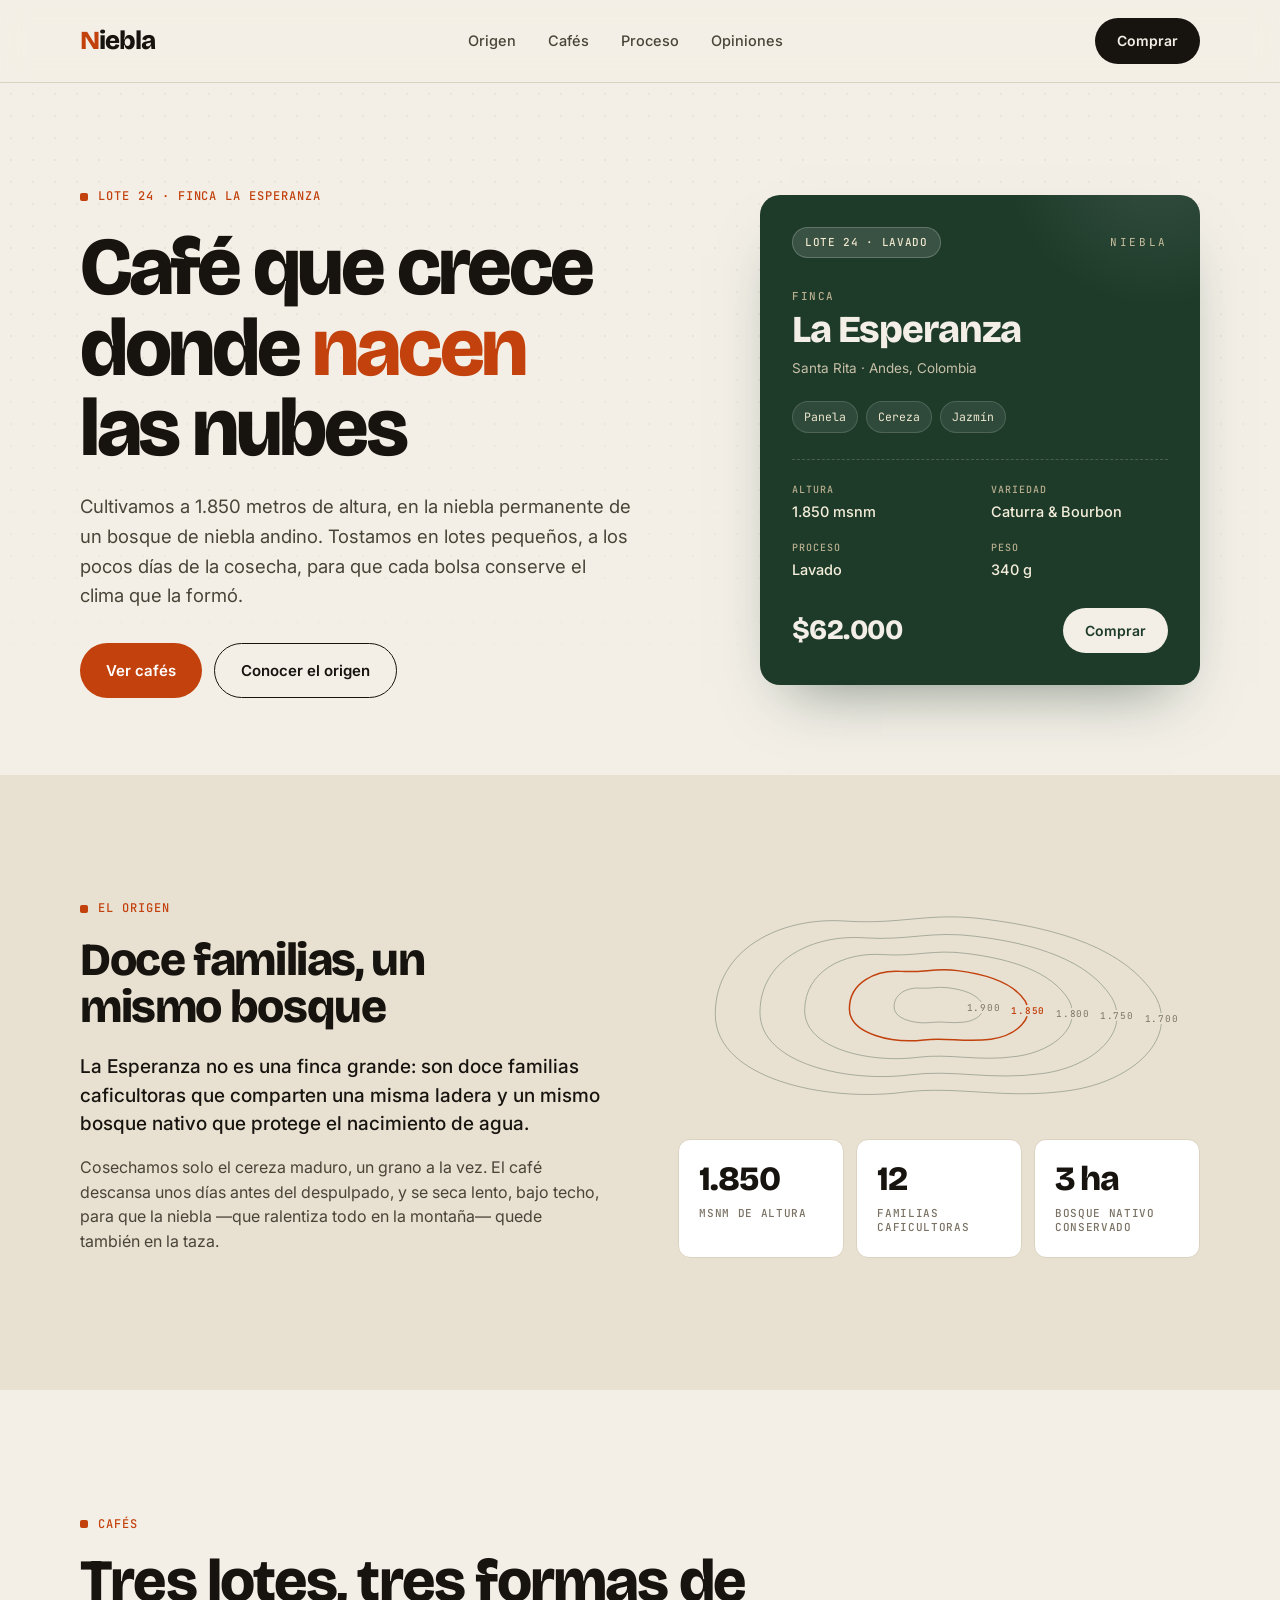
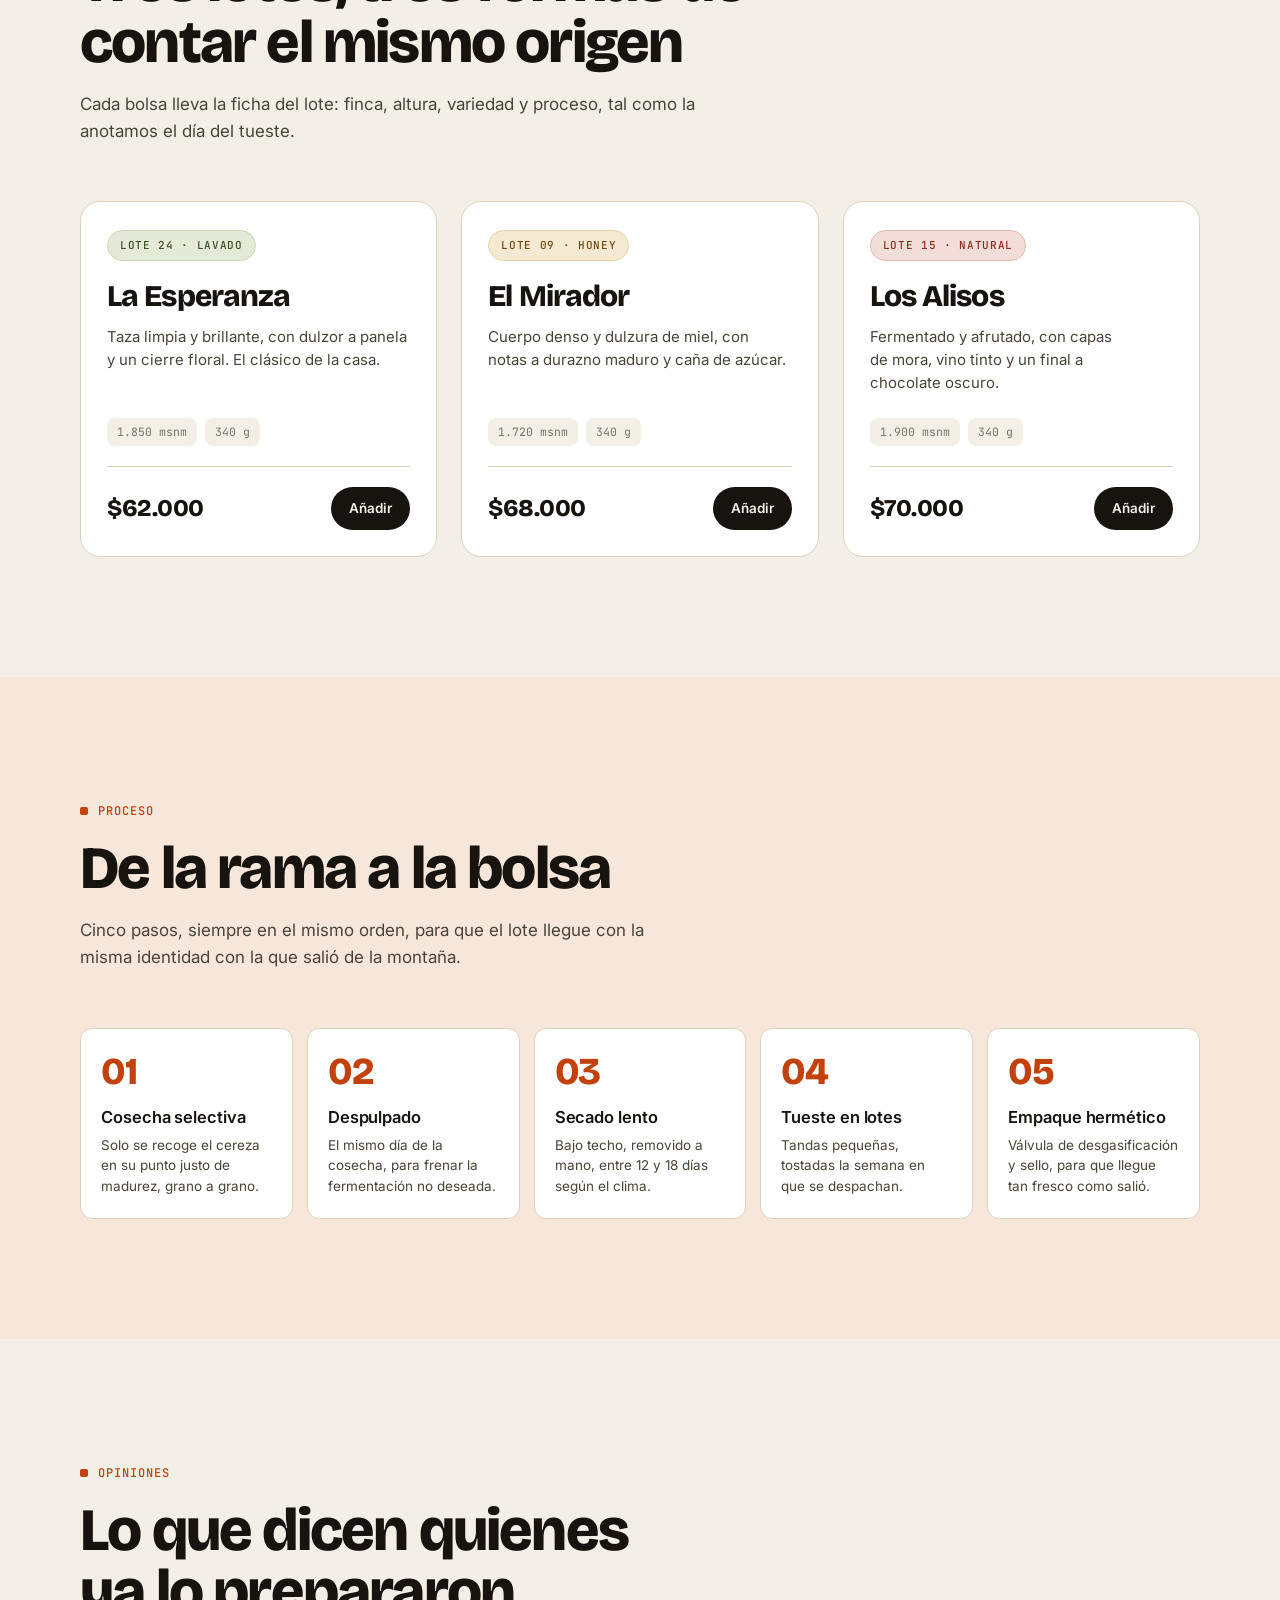
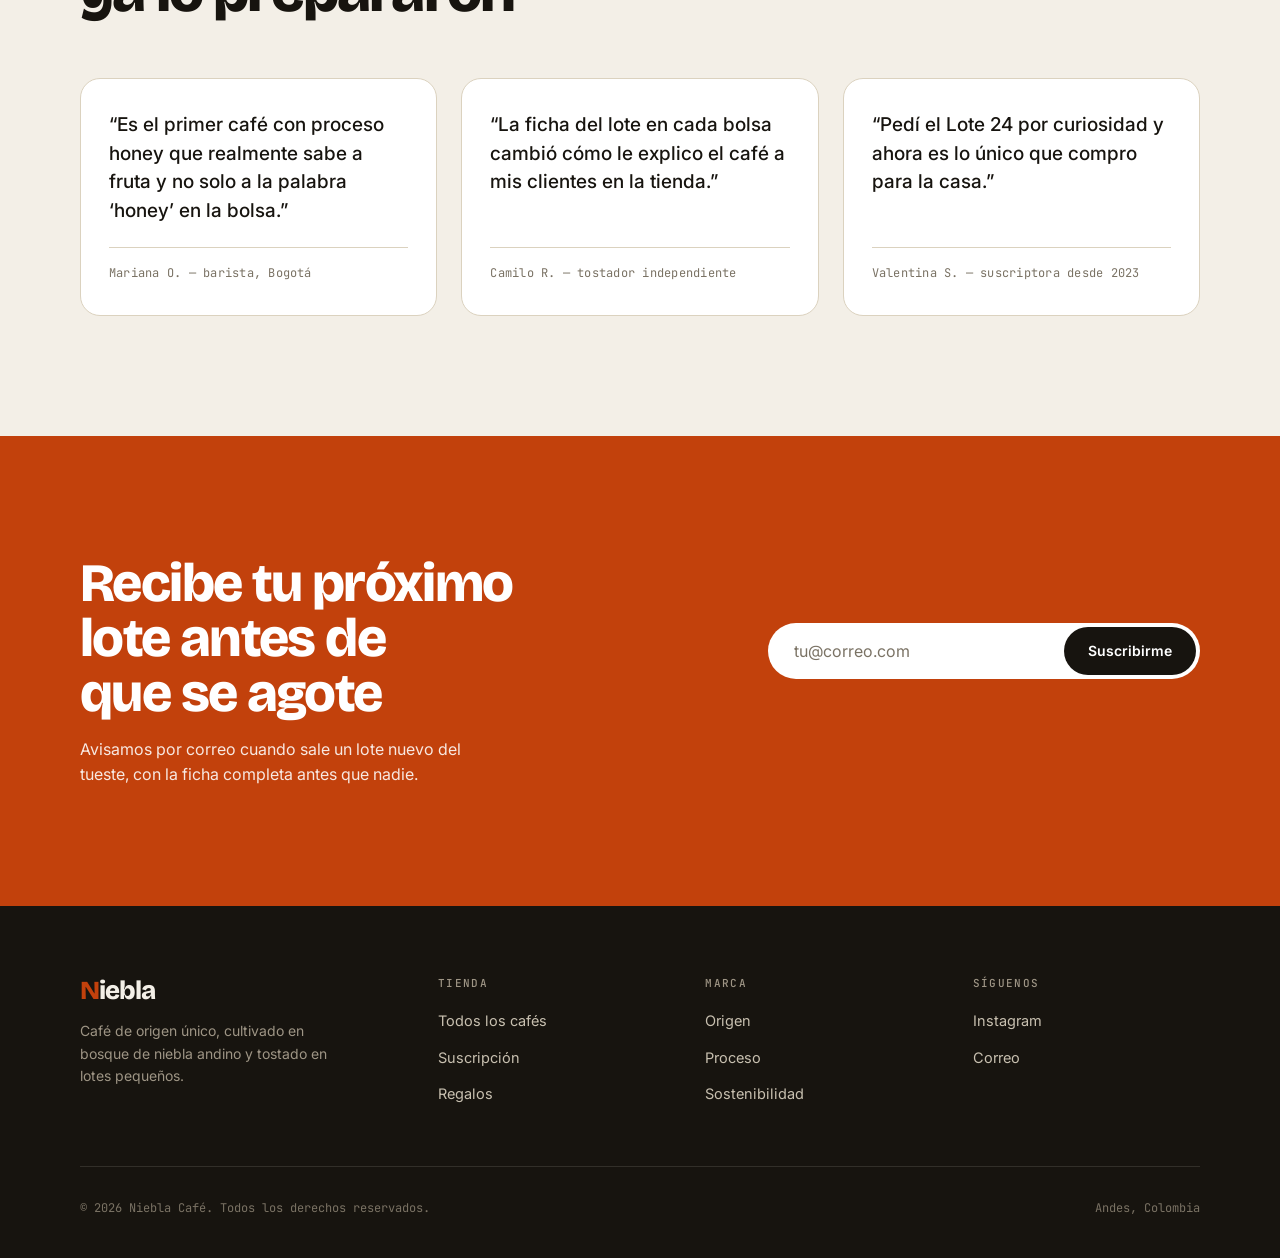
<file: index.html>
<!DOCTYPE html>
<html lang="es-CO" class="no-js">
<head>
<meta charset="UTF-8">
<meta name="viewport" content="width=device-width, initial-scale=1.0">
<title>Niebla — Café de altura de origen único</title>
<meta name="description" content="Café de origen único cultivado a 1.850 metros en un bosque de niebla andino y tostado en lotes pequeños. Conoce los lotes, el proceso y pide el tuyo.">
<meta name="color-scheme" content="light">
<meta name="theme-color" content="#F3EFE7">

<meta property="og:type" content="website">
<meta property="og:locale" content="es_CO">
<meta property="og:site_name" content="Niebla Café">
<meta property="og:title" content="Niebla — Café que crece donde nacen las nubes">
<meta property="og:description" content="Café de origen único, cultivado a 1.850 metros en bosque de niebla andino y tostado en lotes pequeños.">
<meta name="twitter:card" content="summary">

<link rel="icon" href="data:image/svg+xml,%3Csvg xmlns='http://www.w3.org/2000/svg' viewBox='0 0 64 64'%3E%3Crect width='64' height='64' rx='14' fill='%23C2410C'/%3E%3Ctext x='32' y='47' font-family='Helvetica,Arial,sans-serif' font-weight='800' font-size='40' text-anchor='middle' fill='%23F3EFE7'%3EN%3C/text%3E%3C/svg%3E">

<script>document.documentElement.className = 'js';</script>

<link rel="preconnect" href="https://fonts.googleapis.com">
<link rel="preconnect" href="https://fonts.gstatic.com" crossorigin>
<link href="https://fonts.googleapis.com/css2?family=Bricolage+Grotesque:opsz,wght@12..96,400..800&family=Inter:wght@400;500;600&family=JetBrains+Mono:wght@400;500&display=swap" rel="stylesheet">

<style>
  :root{
    color-scheme: light;
    --bg: #F3EFE7;
    --surface: #FFFFFF;
    --surface-2: #E8E1D2;
    --accent-tint: #F7E7DA;
    --ink: #17140F;
    --ink-2: #4A4438;
    --muted: #7A7264;
    --line: #DBD2BF;
    --accent: #C2410C;
    --accent-hover: #A5350A;
    --green: #1E3B2A;
    --cream: #F3EFE7;
    --display: "Bricolage Grotesque", "Helvetica Neue", Arial, sans-serif;
    --body: "Inter", system-ui, -apple-system, "Segoe UI", Roboto, sans-serif;
    --mono: "JetBrains Mono", ui-monospace, SFMono-Regular, Menlo, Consolas, monospace;
    --wrap: 1200px;
    --radius: 20px;
    --radius-sm: 12px;
    --pill: 999px;
  }

  *{ box-sizing:border-box; margin:0; padding:0; }
  html{
    scroll-behavior:smooth;
    scroll-padding-top:84px;
    -webkit-text-size-adjust:100%;
    text-size-adjust:100%;
  }
  body{
    background:var(--bg);
    color:var(--ink);
    font-family:var(--body);
    font-size:16px;
    line-height:1.55;
    -webkit-font-smoothing:antialiased;
    -moz-osx-font-smoothing:grayscale;
    text-rendering:optimizeLegibility;
  }
  ::selection{ background:var(--accent); color:#fff; }
  img, svg{ max-width:100%; display:block; }
  a{ color:inherit; text-decoration:none; }
  ul, ol{ list-style:none; }
  button{ font:inherit; color:inherit; }
  abbr[title]{ text-decoration:none; cursor:help; }

  h1,h2,h3{
    font-family:var(--display);
    font-weight:800;
    letter-spacing:-0.025em;
    line-height:1.03;
    text-wrap:balance;
  }
  p{ text-wrap:pretty; }

  .wrap{
    max-width:var(--wrap);
    margin-inline:auto;
    padding-inline:clamp(20px, 4vw, 40px);
  }

  .eyebrow{
    display:inline-flex;
    align-items:center;
    gap:10px;
    font-family:var(--mono);
    font-size:12px;
    font-weight:500;
    letter-spacing:0.08em;
    text-transform:uppercase;
    color:var(--accent);
  }
  .eyebrow::before{
    content:"";
    width:8px; height:8px;
    background:var(--accent);
    border-radius:2px;
  }

  /* ---------- accesibilidad ---------- */
  .sr-only{
    position:absolute; width:1px; height:1px; padding:0; margin:-1px;
    overflow:hidden; clip:rect(0,0,0,0); white-space:nowrap; border:0;
  }
  .skip{
    position:absolute; left:16px; top:-64px; z-index:100;
    background:var(--ink); color:var(--cream);
    font-family:var(--mono); font-size:12px; letter-spacing:0.06em; text-transform:uppercase;
    padding:12px 18px; border-radius:var(--radius-sm);
    transition:top .2s ease;
  }
  .skip:focus{ top:12px; }
  :focus-visible{ outline:2px solid var(--accent); outline-offset:3px; border-radius:4px; }

  /* ---------- header ---------- */
  header{
    position:sticky; top:0; z-index:50;
    background:rgba(243,239,231,0.82);
    -webkit-backdrop-filter:blur(14px) saturate(160%);
    backdrop-filter:blur(14px) saturate(160%);
    border-bottom:1px solid var(--line);
  }
  .nav{
    display:flex; align-items:center; justify-content:space-between;
    gap:24px;
    padding-block:18px;
  }
  .logo{
    font-family:var(--display);
    font-weight:800;
    font-size:26px;
    letter-spacing:-0.035em;
    line-height:1;
  }
  .logo span{ color:var(--accent); }
  .nav-links{
    display:flex; gap:32px;
    font-size:14.5px; font-weight:500;
    color:var(--ink-2);
  }
  .nav-links a{ transition:color .2s ease; }
  .nav-links a:hover,
  .nav-links a[aria-current]{ color:var(--ink); }

  .nav-actions{ display:flex; align-items:center; gap:12px; }
  .nav-cta{
    font-weight:600; font-size:14px;
    background:var(--ink); color:var(--cream);
    padding:12px 22px; border-radius:var(--pill);
    transition:background .2s ease, transform .15s ease;
  }
  .nav-cta:hover{ background:var(--accent); transform:translateY(-1px); }

  .cart{
    font-family:var(--mono); font-size:12px;
    background:var(--surface);
    border:1px solid var(--line);
    padding:9px 14px; border-radius:var(--pill);
    white-space:nowrap;
    color:var(--ink-2);
  }
  .cart[hidden]{ display:none; }
  .cart.bump{ animation:bump .35s ease; }
  @keyframes bump{ 50%{ transform:scale(1.08); } }

  .menu-toggle{
    display:none;
    width:42px; height:42px;
    background:none; border:1px solid var(--line); border-radius:var(--radius-sm);
    font-size:18px; line-height:1; cursor:pointer;
    align-items:center; justify-content:center;
  }

  /* ---------- hero ---------- */
  .hero{
    position:relative;
    padding:clamp(56px, 8vw, 100px) 0 clamp(48px, 6vw, 80px);
  }
  .hero::before{
    content:"";
    position:absolute; inset:0;
    background-image: radial-gradient(circle, var(--ink) 1px, transparent 1.4px);
    background-size: 22px 22px;
    opacity: 0.045;
    pointer-events:none;
    -webkit-mask-image: linear-gradient(to bottom, #000 35%, transparent 100%);
    mask-image: linear-gradient(to bottom, #000 35%, transparent 100%);
  }
  .hero-grid{
    display:grid;
    grid-template-columns:1.15fr 0.85fr;
    gap:clamp(32px, 5vw, 80px);
    align-items:center;
    position:relative;
    z-index:1;
  }
  .hero h1{
    font-size:clamp(44px, 6.4vw, 88px);
    letter-spacing:-0.04em;
    line-height:0.98;
    margin:20px 0 24px;
    max-width:12ch;
  }
  .hero h1 em{
    font-style:normal;
    color:var(--accent);
  }
  .hero .lede{
    font-size:clamp(16px, 1.6vw, 18.5px);
    color:var(--ink-2);
    max-width:46ch;
    margin-bottom:32px;
    line-height:1.6;
  }
  .hero-actions{ display:flex; gap:12px; flex-wrap:wrap; }

  .btn{
    display:inline-flex; align-items:center; gap:8px;
    font-weight:600; font-size:15px;
    padding:15px 26px;
    border-radius:var(--pill);
    transition:background .2s ease, color .2s ease, border-color .2s ease, transform .15s ease;
  }
  .btn-primary{ background:var(--accent); color:#fff; }
  .btn-primary:hover{ background:var(--accent-hover); transform:translateY(-1px); }
  .btn-ghost{ border:1.5px solid var(--ink); color:var(--ink); }
  .btn-ghost:hover{ background:var(--ink); color:var(--cream); }

  /* ---------- product card ---------- */
  .product{
    background:var(--green);
    color:var(--cream);
    border-radius:var(--radius);
    padding:32px;
    width:100%;
    max-width:440px;
    justify-self:end;
    box-shadow:0 30px 60px -30px rgba(30,59,42,0.55);
    position:relative;
    overflow:hidden;
    transition:transform .35s ease;
  }
  .product:hover{ transform:translateY(-4px); }
  .product::before{
    content:"";
    position:absolute; top:-40%; right:-25%;
    width:70%; aspect-ratio:1;
    background:radial-gradient(circle, rgba(255,255,255,0.10), transparent 70%);
    pointer-events:none;
  }
  .product-head{
    display:flex; justify-content:space-between; align-items:center;
    margin-bottom:30px;
    position:relative;
  }
  .badge{
    font-family:var(--mono); font-size:11px; font-weight:500;
    letter-spacing:0.06em; text-transform:uppercase;
    background:rgba(255,255,255,0.12);
    border:1px solid rgba(255,255,255,0.20);
    padding:6px 12px; border-radius:var(--pill);
    color:#EFE6CE;
  }
  .product-brand{
    font-family:var(--mono); font-size:11px; letter-spacing:0.24em;
    color:#C8BF9F;
  }
  .product-kicker{
    font-family:var(--mono); font-size:11px; font-weight:500;
    letter-spacing:0.14em; text-transform:uppercase;
    color:#B8AE8E;
    margin-bottom:6px;
  }
  .product h2{
    font-family:var(--display); font-weight:800;
    font-size:38px; letter-spacing:-0.03em; line-height:1.02;
    color:var(--cream);
    margin-bottom:8px;
  }
  .product-place{
    font-size:13.5px; color:#C8C0A8;
    margin-bottom:22px;
  }
  .product-notes{
    display:flex; flex-wrap:wrap; gap:8px;
    margin-bottom:26px;
  }
  .product-notes li{
    font-family:var(--mono); font-size:11.5px;
    padding:6px 11px; border-radius:var(--pill);
    background:rgba(255,255,255,0.08);
    border:1px solid rgba(255,255,255,0.14);
    color:#EFE7D0;
  }
  .product-specs{
    display:grid; grid-template-columns:1fr 1fr;
    gap:16px 22px;
    padding-top:22px;
    border-top:1px dashed rgba(255,255,255,0.18);
    margin-bottom:26px;
  }
  .product-specs dt{
    font-family:var(--mono); font-size:10px; font-weight:500;
    letter-spacing:0.1em; text-transform:uppercase;
    color:#B8AE8E;
    margin-bottom:4px;
  }
  .product-specs dd{
    font-family:var(--body); font-weight:500; font-size:14.5px;
    color:#F5EEDB;
  }
  .product-foot{
    display:flex; justify-content:space-between; align-items:center;
    gap:16px;
    position:relative;
  }
  .product-price{
    font-family:var(--display); font-weight:800;
    font-size:28px; letter-spacing:-0.02em;
    color:var(--cream);
  }
  .product-cta{
    background:var(--cream); color:var(--green);
    font-weight:600; font-size:14px;
    padding:12px 22px;
    border-radius:var(--pill);
    transition:background .2s ease, transform .15s ease;
  }
  .product-cta:hover{ background:#fff; transform:translateY(-1px); }

  /* ---------- secciones ---------- */
  section{ padding:clamp(72px, 10vw, 120px) 0; }
  .section-head{ max-width:700px; margin-bottom:56px; }
  .section-head h2{
    font-size:clamp(36px, 5vw, 60px);
    margin-top:16px;
    line-height:1.02;
    letter-spacing:-0.03em;
  }
  .section-head p{
    color:var(--ink-2);
    margin-top:18px;
    font-size:17px;
    max-width:56ch;
    line-height:1.6;
  }

  /* ---------- origen ---------- */
  .origen{ background:var(--surface-2); }
  .origen-grid{
    display:grid;
    grid-template-columns:1fr 1fr;
    gap:clamp(40px, 6vw, 80px);
    align-items:start;
  }
  .origen-copy h2{
    font-size:clamp(32px, 4vw, 46px);
    line-height:1.04;
    letter-spacing:-0.03em;
    margin:16px 0 22px;
  }
  .origen-copy p{
    color:var(--ink-2);
    margin-bottom:16px;
    font-size:16px;
    max-width:52ch;
  }
  .origen-copy p:first-of-type{
    color:var(--ink);
    font-size:19px;
    font-weight:500;
    line-height:1.5;
  }

  .contour{ margin-bottom:24px; }
  .terrain{ width:100%; height:auto; }
  .terrain text{
    font-family:var(--mono);
    font-size:10px;
    letter-spacing:0.08em;
    fill:var(--muted);
    paint-order:stroke;
    stroke:var(--surface-2);
    stroke-width:5px;
    stroke-linejoin:round;
  }
  .terrain text.hi{ fill:var(--accent); font-weight:600; }

  .stats{
    display:grid;
    grid-template-columns:repeat(3, 1fr);
    gap:12px;
    margin-top:24px;
  }
  .stat{
    background:var(--surface);
    border:1px solid var(--line);
    border-radius:var(--radius-sm);
    padding:22px 20px;
  }
  .stat .num{
    font-family:var(--display); font-weight:800;
    font-size:34px; letter-spacing:-0.03em; line-height:1;
    color:var(--ink);
    display:block;
  }
  .stat .label{
    font-family:var(--mono); font-size:11px; font-weight:500;
    letter-spacing:0.06em; text-transform:uppercase;
    color:var(--muted);
    margin-top:10px;
    display:block;
    line-height:1.35;
  }

  /* ---------- cafés ---------- */
  .cards{
    display:grid;
    grid-template-columns:repeat(3, 1fr);
    gap:24px;
  }
  .card{
    background:var(--surface);
    border:1px solid var(--line);
    border-radius:var(--radius);
    overflow:hidden;
    display:flex;
    flex-direction:column;
    transition:transform .25s ease, box-shadow .25s ease, border-color .25s ease;
  }
  .card:hover,
  .card:focus-within{
    transform:translateY(-4px);
    border-color:var(--ink);
    box-shadow:0 24px 48px -28px rgba(0,0,0,0.25);
  }
  .card-body{
    padding:28px 26px 26px;
    flex:1;
    display:flex;
    flex-direction:column;
  }
  .card-eyebrow{
    display:inline-flex; align-items:center;
    font-family:var(--mono); font-size:11px; font-weight:500;
    letter-spacing:0.06em; text-transform:uppercase;
    color:var(--ink-2);
    background:var(--bg);
    border:1px solid var(--line);
    padding:6px 12px;
    border-radius:var(--pill);
    margin-bottom:20px;
    width:fit-content;
  }
  .card-eyebrow.lavado{ background:#E4EAD8; border-color:#CBD6B4; color:#3F5025; }
  .card-eyebrow.honey{ background:#F5E9D2; border-color:#E6D2A5; color:#6E4A10; }
  .card-eyebrow.natural{ background:#F2DED8; border-color:#E0B9AD; color:#8B2E1E; }

  .card h3{
    font-size:30px;
    letter-spacing:-0.03em;
    line-height:1.04;
    margin-bottom:12px;
  }
  .card p{
    color:var(--ink-2);
    font-size:15px;
    line-height:1.55;
    margin-bottom:24px;
    flex:1;
  }
  .card-specs{
    display:flex; gap:8px; flex-wrap:wrap;
    font-family:var(--mono); font-size:11.5px;
    color:var(--muted);
    margin-bottom:20px;
  }
  .card-specs span{
    padding:5px 10px;
    border-radius:8px;
    background:var(--bg);
  }
  .card-foot{
    display:flex; align-items:center; justify-content:space-between;
    gap:12px;
    padding-top:20px;
    border-top:1px solid var(--line);
  }
  .price{
    font-family:var(--display); font-weight:800;
    font-size:24px; letter-spacing:-0.02em;
    color:var(--ink);
  }
  .card-buy{
    background:var(--ink); color:var(--cream);
    border:0; cursor:pointer;
    font-weight:600; font-size:13.5px;
    padding:11px 18px;
    border-radius:var(--pill);
    transition:background .2s ease, transform .15s ease;
  }
  .card-buy:hover{ background:var(--accent); }
  .card-buy:active{ transform:scale(0.96); }

  /* ---------- proceso ---------- */
  .proceso{ background:var(--accent-tint); }
  .steps{
    display:grid;
    grid-template-columns:repeat(5, 1fr);
    gap:14px;
  }
  .step{
    background:var(--surface);
    border:1px solid var(--line);
    border-radius:var(--radius-sm);
    padding:24px 20px 22px;
    display:flex;
    flex-direction:column;
  }
  .step-num{
    font-family:var(--display); font-weight:800;
    font-size:38px; line-height:1;
    letter-spacing:-0.03em;
    color:var(--accent);
    margin-bottom:16px;
  }
  .step h3{
    font-family:var(--body);
    font-weight:600;
    font-size:16.5px;
    letter-spacing:-0.005em;
    line-height:1.25;
    margin-bottom:8px;
  }
  .step p{
    font-size:13.5px;
    color:var(--ink-2);
    line-height:1.5;
  }

  /* ---------- opiniones ---------- */
  .quotes{
    display:grid;
    grid-template-columns:repeat(3, 1fr);
    gap:24px;
  }
  .quote{
    background:var(--surface);
    border:1px solid var(--line);
    border-radius:var(--radius);
    padding:32px 28px;
    display:flex;
    flex-direction:column;
  }
  .quote blockquote{ flex:1; }
  .quote p{
    font-size:19px;
    font-weight:500;
    line-height:1.5;
    color:var(--ink);
    margin-bottom:22px;
  }
  .quote-who{
    font-family:var(--mono);
    font-size:12px;
    color:var(--muted);
    letter-spacing:0.02em;
    padding-top:16px;
    border-top:1px solid var(--line);
  }

  /* ---------- CTA final ---------- */
  .cta-final{
    background:var(--accent);
    color:#fff;
  }
  .cta-grid{
    display:flex;
    align-items:center;
    justify-content:space-between;
    gap:48px;
    flex-wrap:wrap;
  }
  .cta-grid h2{
    font-size:clamp(34px, 4.5vw, 54px);
    max-width:14ch;
    color:#fff;
    letter-spacing:-0.03em;
    line-height:1.02;
  }
  .cta-grid p{
    color:rgba(255,255,255,0.88);
    margin-top:16px;
    max-width:42ch;
    font-size:16px;
    line-height:1.55;
  }
  .subscribe-wrap{ min-width:360px; }
  .subscribe{
    display:flex;
    background:#fff;
    border-radius:var(--pill);
    padding:4px;
    overflow:hidden;
  }
  .subscribe:focus-within{ outline:2px solid #fff; outline-offset:3px; }
  .subscribe input{
    border:none;
    background:transparent;
    padding:14px 22px;
    font-family:var(--body);
    font-size:16px;
    color:var(--ink);
    flex:1;
    min-width:0;
  }
  .subscribe input::placeholder{ color:var(--muted); opacity:1; }
  .subscribe input:focus{ outline:none; }
  .subscribe button{
    border:none;
    background:var(--ink);
    color:#fff;
    font-weight:600;
    font-size:14px;
    padding:12px 24px;
    border-radius:var(--pill);
    cursor:pointer;
    transition:background .2s ease;
  }
  .subscribe button:hover{ background:var(--green); }
  .subscribe button:disabled{ opacity:0.7; cursor:wait; }
  .form-msg{
    margin-top:12px;
    min-height:1.5em;
    font-family:var(--mono);
    font-size:12px;
    letter-spacing:0.02em;
    color:rgba(255,255,255,0.92);
  }
  .form-msg[data-state="ok"]::before{ content:"✓ "; color:#fff; }
  .form-msg[data-state="error"]::before{ content:"✕ "; color:#FFD9CC; }

  /* ---------- footer ---------- */
  footer{
    background:var(--ink);
    color:var(--cream);
    padding:72px 0 40px;
  }
  .foot-grid{
    display:grid;
    grid-template-columns:1.4fr 1fr 1fr 1fr;
    gap:40px;
    padding-bottom:48px;
    border-bottom:1px solid rgba(243,239,231,0.12);
    margin-bottom:32px;
  }
  .foot-brand .logo{
    display:inline-block;
    font-family:var(--display); font-weight:800;
    font-size:26px; letter-spacing:-0.035em;
    margin-bottom:16px;
  }
  .foot-brand .logo span{ color:var(--accent); }
  .foot-brand p{
    color:#9E9585;
    font-size:14px;
    max-width:32ch;
    line-height:1.6;
  }
  .foot-title{
    font-family:var(--mono);
    font-size:11px;
    font-weight:500;
    letter-spacing:0.12em;
    text-transform:uppercase;
    color:#9E9585;
    margin-bottom:18px;
  }
  .foot-col ul li{ margin-bottom:12px; }
  .foot-col a{
    color:#C8C0B0;
    font-size:14.5px;
    transition:color .2s ease;
  }
  .foot-col a:hover{ color:var(--cream); }
  .foot-bottom{
    display:flex;
    justify-content:space-between;
    flex-wrap:wrap;
    gap:12px;
    font-family:var(--mono);
    font-size:12px;
    color:#7A7264;
  }

  /* ---------- toast ---------- */
  .toast{
    position:fixed;
    left:50%; bottom:24px;
    transform:translate(-50%, 20px);
    max-width:calc(100vw - 32px);
    background:var(--ink);
    color:var(--cream);
    font-family:var(--body);
    font-size:14px;
    font-weight:500;
    padding:14px 22px;
    border-radius:var(--pill);
    box-shadow:0 20px 40px -16px rgba(0,0,0,0.4);
    opacity:0;
    pointer-events:none;
    transition:opacity .25s ease, transform .25s ease;
    text-align:center;
  }
  .toast.show{ opacity:1; transform:translate(-50%, 0); }

  /* ---------- reveal ---------- */
  .js .reveal{ opacity:0; transform:translateY(16px); transition:opacity .7s ease, transform .7s ease; }
  .js .reveal.in{ opacity:1; transform:translateY(0); }

  @media (prefers-reduced-motion: reduce){
    *, *::before, *::after{
      animation-duration:0.01ms !important;
      animation-iteration-count:1 !important;
      transition-duration:0.01ms !important;
      scroll-behavior:auto !important;
    }
    .js .reveal{ opacity:1; transform:none; }
  }

  /* ---------- responsive ---------- */
  @media (max-width:980px){
    .hero-grid{ grid-template-columns:1fr; }
    .product{ justify-self:start; max-width:480px; }
    .origen-grid{ grid-template-columns:1fr; gap:40px; }
    .cards{ grid-template-columns:1fr 1fr; }
    .steps{ grid-template-columns:1fr 1fr; }
    .quotes{ grid-template-columns:1fr; }
    .foot-grid{ grid-template-columns:1fr 1fr; }
    .cta-grid{ flex-direction:column; align-items:flex-start; }
    .subscribe-wrap{ width:100%; min-width:0; }
  }
  @media (min-width:641px) and (max-width:980px){
    .cards .card:last-child:nth-child(odd){
      grid-column:1 / -1;
      justify-self:center;
      width:calc(50% - 12px);
    }
  }
  @media (max-width:640px){
    html{ scroll-padding-top:72px; }
    section{ padding:72px 0; }
    .nav{ padding-block:14px; }
    .nav-cta{ display:none; }
    .menu-toggle{ display:flex; }
    .nav-links{
      display:none;
      position:absolute; top:100%; left:0; right:0;
      flex-direction:column; gap:0;
      background:var(--surface);
      border-bottom:1px solid var(--line);
      padding:8px 20px 16px;
      font-size:16px;
    }
    .nav-links.open{ display:flex; }
    .nav-links li + li{ border-top:1px solid var(--line); }
    .nav-links a{ display:block; padding:14px 0; }
    .cards{ grid-template-columns:1fr; }
    .steps{ grid-template-columns:1fr; }
    .stats{ grid-template-columns:1fr; }
    .foot-grid{ grid-template-columns:1fr; }
    .hero h1{ font-size:44px; }
    .terrain text{ font-size:11px; stroke-width:5px; }
    .terrain text.hi{ font-size:12px; }
    .product{ padding:26px; }
    .product h2{ font-size:32px; }
    .quote{ padding:26px 22px; }
    .toast{ bottom:16px; }
  }

  /* sin JS: menú móvil visible y en línea */
  @media (max-width:640px){
    .no-js .menu-toggle{ display:none; }
    .no-js .nav{ flex-wrap:wrap; }
    .no-js .nav-links{
      display:flex; position:static; flex-direction:row; flex-wrap:wrap;
      gap:6px 20px; width:100%; order:3;
      padding:0 0 8px; background:none; border:0; font-size:14px;
    }
    .no-js .nav-links li + li{ border-top:0; }
    .no-js .nav-links a{ padding:6px 0; }
  }
</style>
</head>
<body>

<a class="skip" href="#contenido">Saltar al contenido</a>

<header>
  <nav class="nav wrap" aria-label="Principal">
    <a href="#inicio" class="logo" aria-label="Niebla, ir al inicio"><span>N</span>iebla</a>
    <ul class="nav-links" id="nav-links">
      <li><a href="#origen">Origen</a></li>
      <li><a href="#cafes">Cafés</a></li>
      <li><a href="#proceso">Proceso</a></li>
      <li><a href="#opiniones">Opiniones</a></li>
    </ul>
    <div class="nav-actions">
      <span class="cart" id="cart" hidden>Tu pedido · <span id="cart-count">0</span></span>
      <a href="#cafes" class="nav-cta">Comprar</a>
      <button class="menu-toggle" type="button" aria-label="Abrir menú" aria-expanded="false" aria-controls="nav-links">☰</button>
    </div>
  </nav>
</header>

<main id="contenido">

<section class="hero" id="inicio" aria-labelledby="hero-title">
  <div class="wrap hero-grid">
    <div>
      <span class="eyebrow">Lote 24 · Finca La Esperanza</span>
      <h1 id="hero-title">Café que crece donde <em>nacen</em> las nubes</h1>
      <p class="lede">Cultivamos a 1.850 metros de altura, en la niebla permanente de un bosque de niebla andino. Tostamos en lotes pequeños, a los pocos días de la cosecha, para que cada bolsa conserve el clima que la formó.</p>
      <div class="hero-actions">
        <a href="#cafes" class="btn btn-primary">Ver cafés</a>
        <a href="#origen" class="btn btn-ghost">Conocer el origen</a>
      </div>
    </div>

    <aside class="product" aria-label="Ficha del Lote 24">
      <div class="product-head">
        <span class="badge">Lote 24 · Lavado</span>
        <span class="product-brand">NIEBLA</span>
      </div>
      <p class="product-kicker">Finca</p>
      <h2>La Esperanza</h2>
      <p class="product-place">Santa Rita · Andes, Colombia</p>
      <ul class="product-notes" aria-label="Notas de cata">
        <li>Panela</li>
        <li>Cereza</li>
        <li>Jazmín</li>
      </ul>
      <dl class="product-specs">
        <div><dt>Altura</dt><dd>1.850 <abbr title="metros sobre el nivel del mar">msnm</abbr></dd></div>
        <div><dt>Variedad</dt><dd>Caturra &amp; Bourbon</dd></div>
        <div><dt>Proceso</dt><dd>Lavado</dd></div>
        <div><dt>Peso</dt><dd>340 g</dd></div>
      </dl>
      <div class="product-foot">
        <span class="product-price">$62.000</span>
        <a href="#cafes" class="product-cta">Comprar</a>
      </div>
    </aside>
  </div>
</section>

<section class="origen" id="origen" aria-labelledby="origen-title">
  <div class="wrap origen-grid">
    <div class="origen-copy reveal">
      <span class="eyebrow">El origen</span>
      <h2 id="origen-title">Doce familias, un mismo bosque</h2>
      <p>La Esperanza no es una finca grande: son doce familias caficultoras que comparten una misma ladera y un mismo bosque nativo que protege el nacimiento de agua.</p>
      <p>Cosechamos solo el cereza maduro, un grano a la vez. El café descansa unos días antes del despulpado, y se seca lento, bajo techo, para que la niebla —que ralentiza todo en la montaña— quede también en la taza.</p>
    </div>

    <div class="reveal">
      <figure class="contour">
        <svg class="terrain" viewBox="-280 -118 560 236" role="img" aria-label="Esquema de curvas de nivel: nuestros lotes crecen entre los 1.700 y los 1.900 metros sobre el nivel del mar">
          <defs>
            <path id="blob" fill="none" vector-effect="non-scaling-stroke"
              d="M -240,10 C -240,-60 -170,-95 -100,-90 C -40,-86 -10,-100 50,-92 C 130,-82 200,-60 232,-10 C 258,35 210,82 140,92 C 70,102 20,86 -40,94 C -120,104 -240,80 -240,10 Z"/>
          </defs>
          <g stroke="rgba(30,59,42,0.32)" stroke-width="1">
            <use href="#blob"/>
            <use href="#blob" transform="scale(0.8)"/>
            <use href="#blob" transform="scale(0.6)"/>
          </g>
          <use href="#blob" transform="scale(0.4)" stroke="#C2410C" stroke-width="1.5"/>
          <use href="#blob" transform="scale(0.2)" stroke="rgba(30,59,42,0.32)" stroke-width="1"/>
          <g aria-hidden="true">
            <text x="239" y="18.5" text-anchor="middle">1.700</text>
            <text x="191" y="15.5" text-anchor="middle">1.750</text>
            <text x="144" y="12.5" text-anchor="middle">1.800</text>
            <text class="hi" x="96" y="9.5" text-anchor="middle">1.850</text>
            <text x="48" y="6.5" text-anchor="middle">1.900</text>
          </g>
        </svg>
      </figure>

      <div class="stats">
        <div class="stat">
          <span class="num">1.850</span>
          <span class="label"><abbr title="metros sobre el nivel del mar">msnm</abbr> de altura</span>
        </div>
        <div class="stat">
          <span class="num">12</span>
          <span class="label">familias caficultoras</span>
        </div>
        <div class="stat">
          <span class="num">3 ha</span>
          <span class="label">bosque nativo conservado</span>
        </div>
      </div>
    </div>
  </div>
</section>

<section id="cafes" aria-labelledby="cafes-title">
  <div class="wrap">
    <div class="section-head reveal">
      <span class="eyebrow">Cafés</span>
      <h2 id="cafes-title">Tres lotes, tres formas de contar el mismo origen</h2>
      <p>Cada bolsa lleva la ficha del lote: finca, altura, variedad y proceso, tal como la anotamos el día del tueste.</p>
    </div>

    <div class="cards reveal">
      <article class="card">
        <div class="card-body">
          <span class="card-eyebrow lavado">Lote 24 · Lavado</span>
          <h3>La Esperanza</h3>
          <p>Taza limpia y brillante, con dulzor a panela y un cierre floral. El clásico de la casa.</p>
          <div class="card-specs">
            <span>1.850 msnm</span>
            <span>340 g</span>
          </div>
          <div class="card-foot">
            <data class="price" value="62000">$62.000</data>
            <button type="button" class="card-buy" data-add aria-label="Añadir La Esperanza al pedido">Añadir</button>
          </div>
        </div>
      </article>

      <article class="card">
        <div class="card-body">
          <span class="card-eyebrow honey">Lote 09 · Honey</span>
          <h3>El Mirador</h3>
          <p>Cuerpo denso y dulzura de miel, con notas a durazno maduro y caña de azúcar.</p>
          <div class="card-specs">
            <span>1.720 msnm</span>
            <span>340 g</span>
          </div>
          <div class="card-foot">
            <data class="price" value="68000">$68.000</data>
            <button type="button" class="card-buy" data-add aria-label="Añadir El Mirador al pedido">Añadir</button>
          </div>
        </div>
      </article>

      <article class="card">
        <div class="card-body">
          <span class="card-eyebrow natural">Lote 15 · Natural</span>
          <h3>Los Alisos</h3>
          <p>Fermentado y afrutado, con capas de mora, vino tinto y un final a chocolate oscuro.</p>
          <div class="card-specs">
            <span>1.900 msnm</span>
            <span>340 g</span>
          </div>
          <div class="card-foot">
            <data class="price" value="70000">$70.000</data>
            <button type="button" class="card-buy" data-add aria-label="Añadir Los Alisos al pedido">Añadir</button>
          </div>
        </div>
      </article>
    </div>
  </div>
</section>

<section class="proceso" id="proceso" aria-labelledby="proceso-title">
  <div class="wrap">
    <div class="section-head reveal">
      <span class="eyebrow">Proceso</span>
      <h2 id="proceso-title">De la rama a la bolsa</h2>
      <p>Cinco pasos, siempre en el mismo orden, para que el lote llegue con la misma identidad con la que salió de la montaña.</p>
    </div>

    <ol class="steps reveal" role="list">
      <li class="step">
        <div class="step-num" aria-hidden="true">01</div>
        <h3>Cosecha selectiva</h3>
        <p>Solo se recoge el cereza en su punto justo de madurez, grano a grano.</p>
      </li>
      <li class="step">
        <div class="step-num" aria-hidden="true">02</div>
        <h3>Despulpado</h3>
        <p>El mismo día de la cosecha, para frenar la fermentación no deseada.</p>
      </li>
      <li class="step">
        <div class="step-num" aria-hidden="true">03</div>
        <h3>Secado lento</h3>
        <p>Bajo techo, removido a mano, entre 12 y 18 días según el clima.</p>
      </li>
      <li class="step">
        <div class="step-num" aria-hidden="true">04</div>
        <h3>Tueste en lotes</h3>
        <p>Tandas pequeñas, tostadas la semana en que se despachan.</p>
      </li>
      <li class="step">
        <div class="step-num" aria-hidden="true">05</div>
        <h3>Empaque hermético</h3>
        <p>Válvula de desgasificación y sello, para que llegue tan fresco como salió.</p>
      </li>
    </ol>
  </div>
</section>

<section id="opiniones" aria-labelledby="opiniones-title">
  <div class="wrap">
    <div class="section-head reveal">
      <span class="eyebrow">Opiniones</span>
      <h2 id="opiniones-title">Lo que dicen quienes ya lo prepararon</h2>
    </div>

    <div class="quotes reveal">
      <figure class="quote">
        <blockquote>
          <p>“Es el primer café con proceso honey que realmente sabe a fruta y no solo a la palabra ‘honey’ en la bolsa.”</p>
        </blockquote>
        <figcaption class="quote-who">Mariana O. — barista, Bogotá</figcaption>
      </figure>
      <figure class="quote">
        <blockquote>
          <p>“La ficha del lote en cada bolsa cambió cómo le explico el café a mis clientes en la tienda.”</p>
        </blockquote>
        <figcaption class="quote-who">Camilo R. — tostador independiente</figcaption>
      </figure>
      <figure class="quote">
        <blockquote>
          <p>“Pedí el Lote 24 por curiosidad y ahora es lo único que compro para la casa.”</p>
        </blockquote>
        <figcaption class="quote-who">Valentina S. — suscriptora desde 2023</figcaption>
      </figure>
    </div>
  </div>
</section>

<section class="cta-final" aria-labelledby="cta-title">
  <div class="wrap cta-grid">
    <div>
      <h2 id="cta-title">Recibe tu próximo lote antes de que se agote</h2>
      <p>Avisamos por correo cuando sale un lote nuevo del tueste, con la ficha completa antes que nadie.</p>
    </div>
    <div class="subscribe-wrap">
      <form class="subscribe" id="subscribe" novalidate>
        <label class="sr-only" for="email">Correo electrónico</label>
        <input type="email" id="email" name="email" placeholder="tu@correo.com" autocomplete="email" inputmode="email" required>
        <button type="submit">Suscribirme</button>
      </form>
      <p class="form-msg" id="subscribe-msg" role="status" aria-live="polite"></p>
    </div>
  </div>
</section>

</main>

<footer>
  <div class="wrap">
    <div class="foot-grid">
      <div class="foot-brand">
        <a href="#inicio" class="logo" aria-label="Niebla, ir al inicio"><span>N</span>iebla</a>
        <p>Café de origen único, cultivado en bosque de niebla andino y tostado en lotes pequeños.</p>
      </div>
      <nav class="foot-col" aria-labelledby="foot-tienda">
        <h2 class="foot-title" id="foot-tienda">Tienda</h2>
        <ul>
          <li><a href="#cafes">Todos los cafés</a></li>
          <li><a href="#">Suscripción</a></li>
          <li><a href="#">Regalos</a></li>
        </ul>
      </nav>
      <nav class="foot-col" aria-labelledby="foot-marca">
        <h2 class="foot-title" id="foot-marca">Marca</h2>
        <ul>
          <li><a href="#origen">Origen</a></li>
          <li><a href="#proceso">Proceso</a></li>
          <li><a href="#">Sostenibilidad</a></li>
        </ul>
      </nav>
      <nav class="foot-col" aria-labelledby="foot-sigue">
        <h2 class="foot-title" id="foot-sigue">Síguenos</h2>
        <ul>
          <li><a href="#">Instagram</a></li>
          <li><a href="#">Correo</a></li>
        </ul>
      </nav>
    </div>
    <div class="foot-bottom">
      <span>© <span id="year">2026</span> Niebla Café. Todos los derechos reservados.</span>
      <span>Andes, Colombia</span>
    </div>
  </div>
</footer>

<div class="toast" id="toast" role="status" aria-live="polite"></div>

<script>
(() => {
  'use strict';
  const $  = (s, c = document) => c.querySelector(s);
  const $$ = (s, c = document) => Array.from(c.querySelectorAll(s));

  /* ---- Configuración ----
     SUBSCRIBE_ENDPOINT: URL que recibe el correo (Formspree, Mailchimp, tu API…).
     Si se deja vacío, el formulario funciona en modo demostración (no envía nada). */
  const SUBSCRIBE_ENDPOINT = '';

  const yearEl = $('#year');
  if (yearEl) yearEl.textContent = new Date().getFullYear();

  /* ---- Menú móvil ---- */
  const toggle = $('.menu-toggle');
  const menu = $('#nav-links');
  const setMenu = (open) => {
    menu.classList.toggle('open', open);
    toggle.setAttribute('aria-expanded', String(open));
    toggle.setAttribute('aria-label', open ? 'Cerrar menú' : 'Abrir menú');
    toggle.textContent = open ? '✕' : '☰';
  };
  toggle.addEventListener('click', () => setMenu(!menu.classList.contains('open')));
  menu.addEventListener('click', (e) => { if (e.target.closest('a')) setMenu(false); });
  document.addEventListener('keydown', (e) => {
    if (e.key === 'Escape' && menu.classList.contains('open')) { setMenu(false); toggle.focus(); }
  });
  window.matchMedia('(min-width: 641px)').addEventListener('change', () => setMenu(false));

  /* ---- Aparición al hacer scroll ---- */
  const revealEls = $$('.reveal');
  if ('IntersectionObserver' in window) {
    const revealObs = new IntersectionObserver((entries) => {
      entries.forEach((e) => {
        if (e.isIntersecting) { e.target.classList.add('in'); revealObs.unobserve(e.target); }
      });
    }, { threshold: 0.12 });
    revealEls.forEach((el) => revealObs.observe(el));
  } else {
    revealEls.forEach((el) => el.classList.add('in'));
  }

  /* ---- Sección activa en el menú ---- */
  const navLinks = $$('.nav-links a');
  if ('IntersectionObserver' in window) {
    const spy = new IntersectionObserver((entries) => {
      entries.forEach((e) => {
        if (!e.isIntersecting) return;
        navLinks.forEach((a) => {
          if (a.getAttribute('href') === '#' + e.target.id) a.setAttribute('aria-current', 'true');
          else a.removeAttribute('aria-current');
        });
      });
    }, { rootMargin: '-45% 0px -50% 0px' });
    $$('main > section[id]').forEach((s) => spy.observe(s));
  }

  /* ---- Aviso + contador del pedido ---- */
  const toast = $('#toast');
  const cart = $('#cart');
  const cartCount = $('#cart-count');
  let count = 0, toastTimer;

  const showToast = (msg) => {
    toast.textContent = msg;
    toast.classList.add('show');
    clearTimeout(toastTimer);
    toastTimer = setTimeout(() => {
      toast.classList.remove('show');
      setTimeout(() => { if (!toast.classList.contains('show')) toast.textContent = ''; }, 300);
    }, 2600);
  };

  $$('[data-add]').forEach((btn) => {
    btn.addEventListener('click', () => {
      const name = $('h3', btn.closest('.card')).textContent.trim();
      count += 1;
      cartCount.textContent = count;
      cart.hidden = false;
      cart.classList.remove('bump'); void cart.offsetWidth; cart.classList.add('bump');
      showToast(name + ' añadido a tu pedido');
    });
  });

  /* ---- Formulario de suscripción ---- */
  const form = $('#subscribe');
  const msg = $('#subscribe-msg');
  const setMsg = (state, text) => { msg.dataset.state = state; msg.textContent = text; };

  form.addEventListener('submit', async (e) => {
    e.preventDefault();
    const input = form.elements.email;
    const btn = $('button', form);
    const email = input.value.trim();

    if (!input.checkValidity() || !email) {
      setMsg('error', 'Escribe un correo válido, por ejemplo tu@correo.com');
      input.focus();
      return;
    }

    const label = btn.textContent;
    btn.disabled = true;
    btn.textContent = 'Enviando…';
    setMsg('', '');

    try {
      if (SUBSCRIBE_ENDPOINT) {
        const res = await fetch(SUBSCRIBE_ENDPOINT, {
          method: 'POST',
          headers: { 'Content-Type': 'application/json' },
          body: JSON.stringify({ email })
        });
        if (!res.ok) throw new Error('HTTP ' + res.status);
      }
      setMsg('ok', '¡Listo! Te escribiremos cuando salga el próximo lote.');
      form.reset();
    } catch (err) {
      setMsg('error', 'No pudimos registrar tu correo. Inténtalo de nuevo en unos minutos.');
    } finally {
      btn.disabled = false;
      btn.textContent = label;
    }
  });
})();
</script>

</body>
</html>
</file>
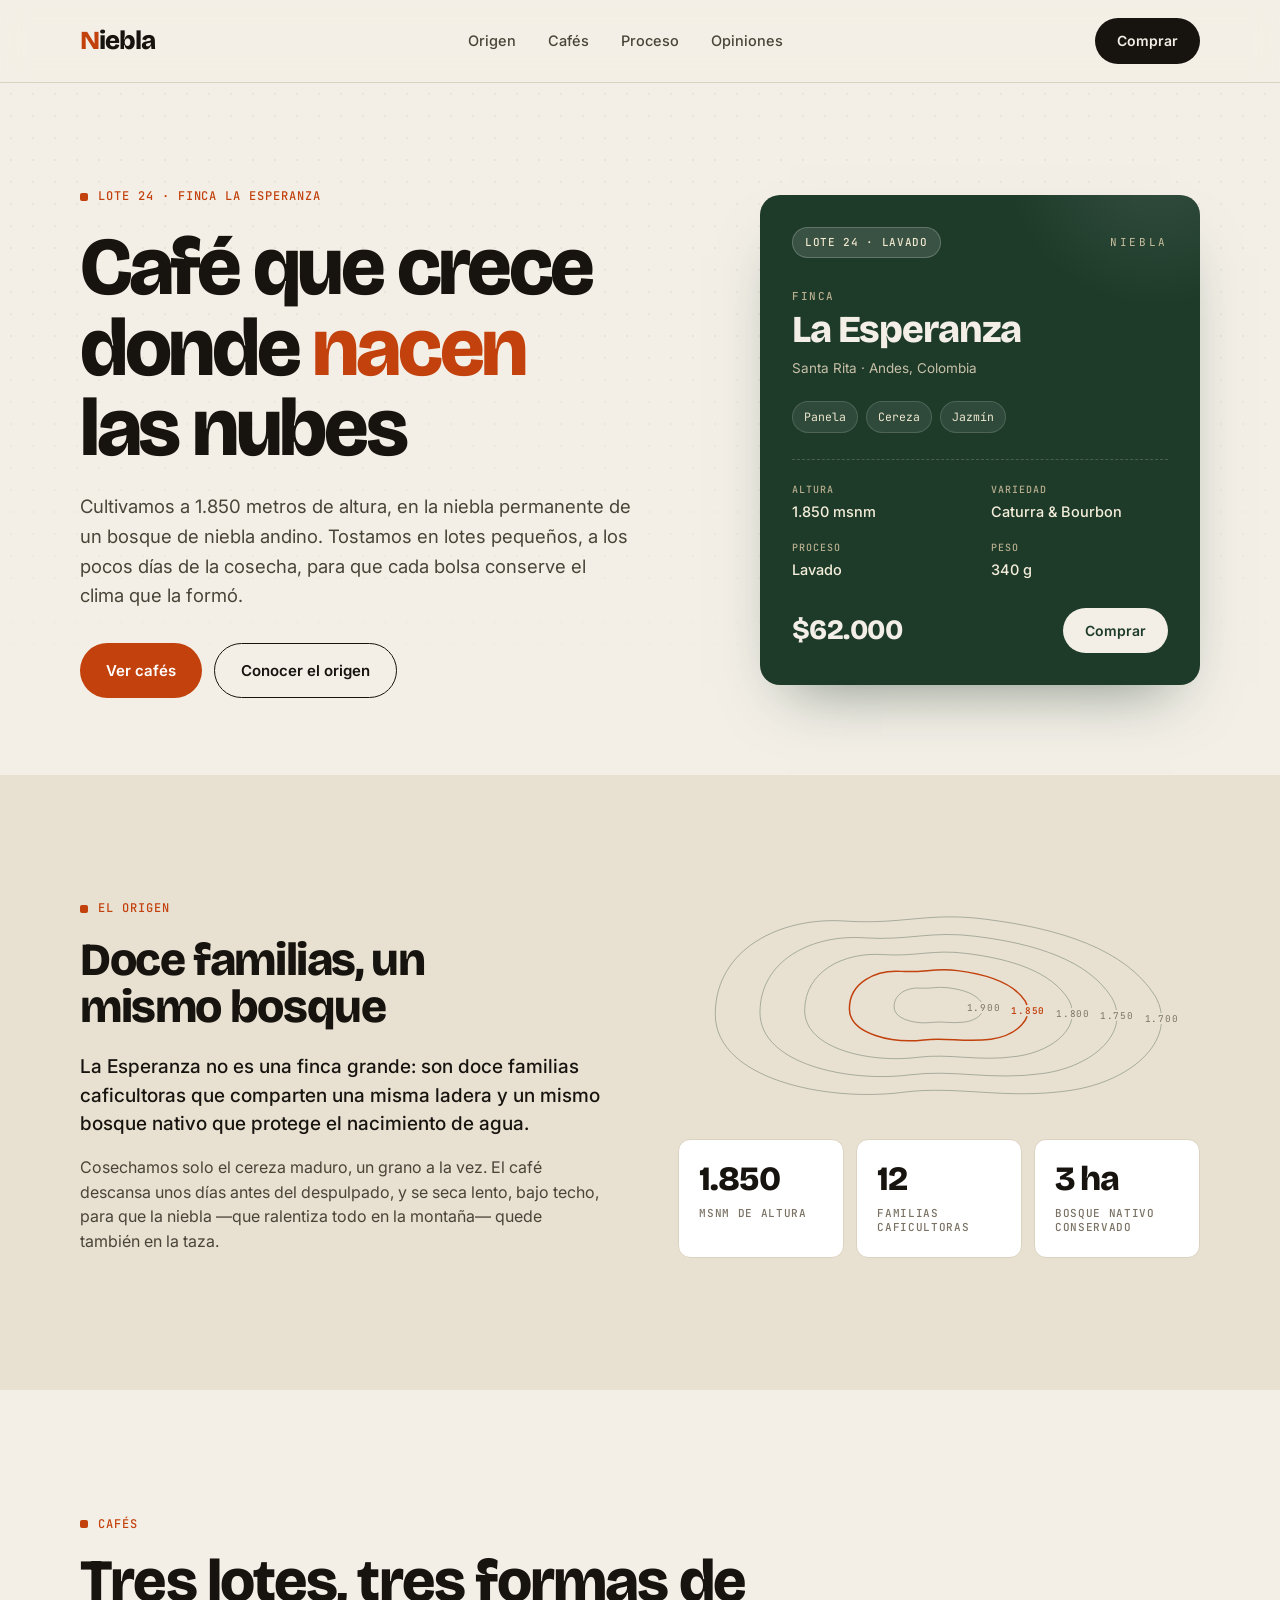
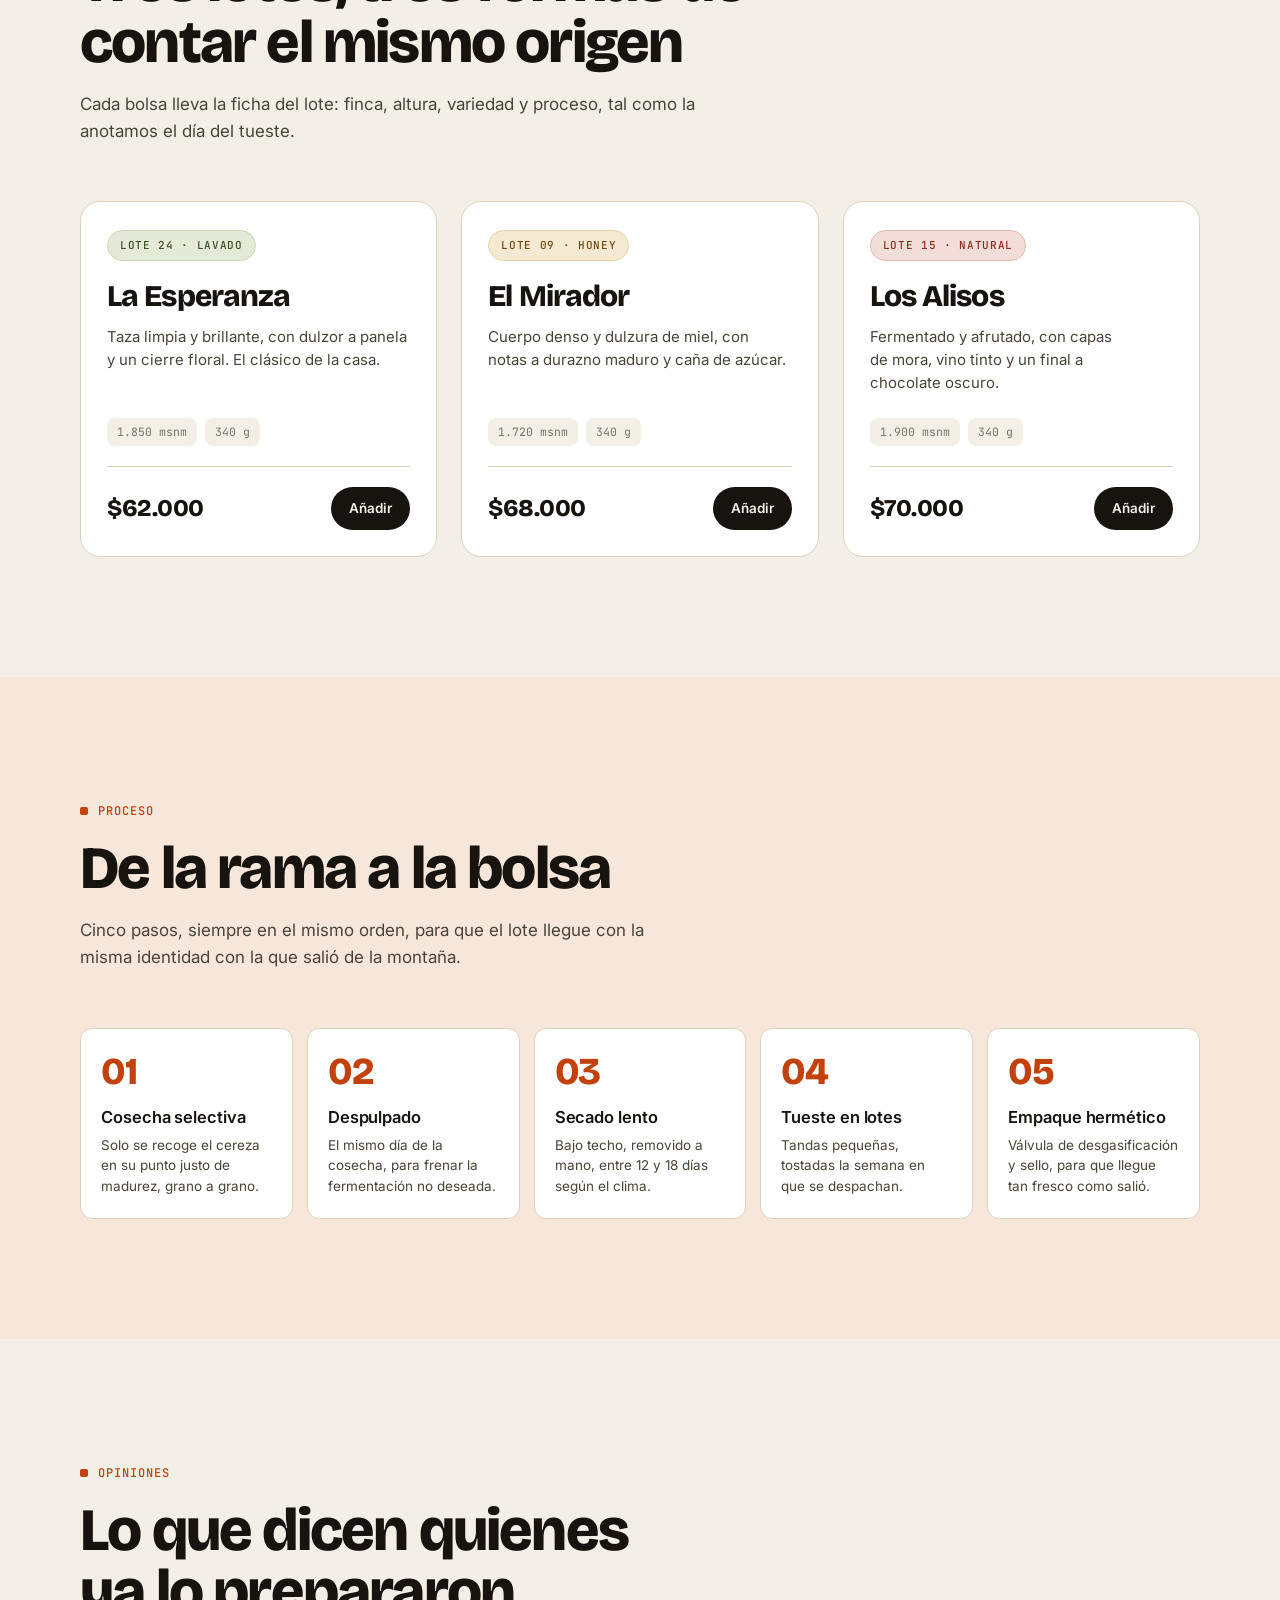
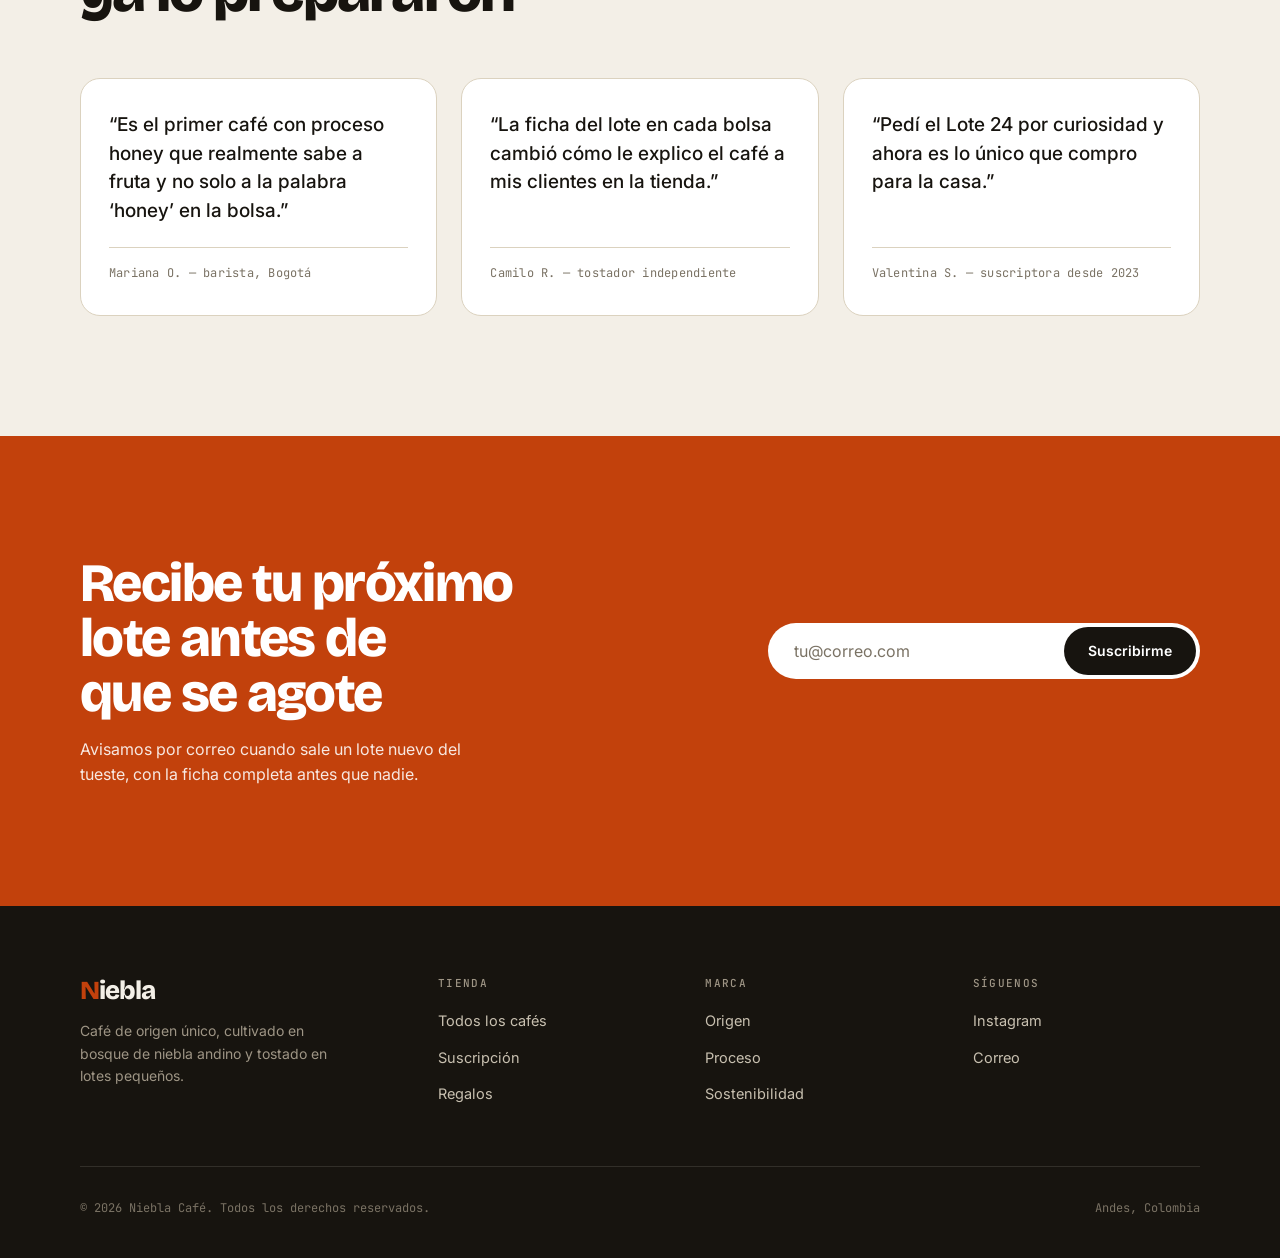
<file: index.html.html>
<!DOCTYPE html>
<html lang="es-CO" class="no-js">
<head>
<meta charset="UTF-8">
<meta name="viewport" content="width=device-width, initial-scale=1.0">
<title>Niebla — Café de altura de origen único</title>
<meta name="description" content="Café de origen único cultivado a 1.850 metros en un bosque de niebla andino y tostado en lotes pequeños. Conoce los lotes, el proceso y pide el tuyo.">
<meta name="color-scheme" content="light">
<meta name="theme-color" content="#F3EFE7">

<meta property="og:type" content="website">
<meta property="og:locale" content="es_CO">
<meta property="og:site_name" content="Niebla Café">
<meta property="og:title" content="Niebla — Café que crece donde nacen las nubes">
<meta property="og:description" content="Café de origen único, cultivado a 1.850 metros en bosque de niebla andino y tostado en lotes pequeños.">
<meta name="twitter:card" content="summary">

<link rel="icon" href="data:image/svg+xml,%3Csvg xmlns='http://www.w3.org/2000/svg' viewBox='0 0 64 64'%3E%3Crect width='64' height='64' rx='14' fill='%23C2410C'/%3E%3Ctext x='32' y='47' font-family='Helvetica,Arial,sans-serif' font-weight='800' font-size='40' text-anchor='middle' fill='%23F3EFE7'%3EN%3C/text%3E%3C/svg%3E">

<script>document.documentElement.className = 'js';</script>

<link rel="preconnect" href="https://fonts.googleapis.com">
<link rel="preconnect" href="https://fonts.gstatic.com" crossorigin>
<link href="https://fonts.googleapis.com/css2?family=Bricolage+Grotesque:opsz,wght@12..96,400..800&family=Inter:wght@400;500;600&family=JetBrains+Mono:wght@400;500&display=swap" rel="stylesheet">

<style>
  :root{
    color-scheme: light;
    --bg: #F3EFE7;
    --surface: #FFFFFF;
    --surface-2: #E8E1D2;
    --accent-tint: #F7E7DA;
    --ink: #17140F;
    --ink-2: #4A4438;
    --muted: #7A7264;
    --line: #DBD2BF;
    --accent: #C2410C;
    --accent-hover: #A5350A;
    --green: #1E3B2A;
    --cream: #F3EFE7;
    --display: "Bricolage Grotesque", "Helvetica Neue", Arial, sans-serif;
    --body: "Inter", system-ui, -apple-system, "Segoe UI", Roboto, sans-serif;
    --mono: "JetBrains Mono", ui-monospace, SFMono-Regular, Menlo, Consolas, monospace;
    --wrap: 1200px;
    --radius: 20px;
    --radius-sm: 12px;
    --pill: 999px;
  }

  *{ box-sizing:border-box; margin:0; padding:0; }
  html{
    scroll-behavior:smooth;
    scroll-padding-top:84px;
    -webkit-text-size-adjust:100%;
    text-size-adjust:100%;
  }
  body{
    background:var(--bg);
    color:var(--ink);
    font-family:var(--body);
    font-size:16px;
    line-height:1.55;
    -webkit-font-smoothing:antialiased;
    -moz-osx-font-smoothing:grayscale;
    text-rendering:optimizeLegibility;
  }
  ::selection{ background:var(--accent); color:#fff; }
  img, svg{ max-width:100%; display:block; }
  a{ color:inherit; text-decoration:none; }
  ul, ol{ list-style:none; }
  button{ font:inherit; color:inherit; }
  abbr[title]{ text-decoration:none; cursor:help; }

  h1,h2,h3{
    font-family:var(--display);
    font-weight:800;
    letter-spacing:-0.025em;
    line-height:1.03;
    text-wrap:balance;
  }
  p{ text-wrap:pretty; }

  .wrap{
    max-width:var(--wrap);
    margin-inline:auto;
    padding-inline:clamp(20px, 4vw, 40px);
  }

  .eyebrow{
    display:inline-flex;
    align-items:center;
    gap:10px;
    font-family:var(--mono);
    font-size:12px;
    font-weight:500;
    letter-spacing:0.08em;
    text-transform:uppercase;
    color:var(--accent);
  }
  .eyebrow::before{
    content:"";
    width:8px; height:8px;
    background:var(--accent);
    border-radius:2px;
  }

  /* ---------- accesibilidad ---------- */
  .sr-only{
    position:absolute; width:1px; height:1px; padding:0; margin:-1px;
    overflow:hidden; clip:rect(0,0,0,0); white-space:nowrap; border:0;
  }
  .skip{
    position:absolute; left:16px; top:-64px; z-index:100;
    background:var(--ink); color:var(--cream);
    font-family:var(--mono); font-size:12px; letter-spacing:0.06em; text-transform:uppercase;
    padding:12px 18px; border-radius:var(--radius-sm);
    transition:top .2s ease;
  }
  .skip:focus{ top:12px; }
  :focus-visible{ outline:2px solid var(--accent); outline-offset:3px; border-radius:4px; }

  /* ---------- header ---------- */
  header{
    position:sticky; top:0; z-index:50;
    background:rgba(243,239,231,0.82);
    -webkit-backdrop-filter:blur(14px) saturate(160%);
    backdrop-filter:blur(14px) saturate(160%);
    border-bottom:1px solid var(--line);
  }
  .nav{
    display:flex; align-items:center; justify-content:space-between;
    gap:24px;
    padding-block:18px;
  }
  .logo{
    font-family:var(--display);
    font-weight:800;
    font-size:26px;
    letter-spacing:-0.035em;
    line-height:1;
  }
  .logo span{ color:var(--accent); }
  .nav-links{
    display:flex; gap:32px;
    font-size:14.5px; font-weight:500;
    color:var(--ink-2);
  }
  .nav-links a{ transition:color .2s ease; }
  .nav-links a:hover,
  .nav-links a[aria-current]{ color:var(--ink); }

  .nav-actions{ display:flex; align-items:center; gap:12px; }
  .nav-cta{
    font-weight:600; font-size:14px;
    background:var(--ink); color:var(--cream);
    padding:12px 22px; border-radius:var(--pill);
    transition:background .2s ease, transform .15s ease;
  }
  .nav-cta:hover{ background:var(--accent); transform:translateY(-1px); }

  .cart{
    font-family:var(--mono); font-size:12px;
    background:var(--surface);
    border:1px solid var(--line);
    padding:9px 14px; border-radius:var(--pill);
    white-space:nowrap;
    color:var(--ink-2);
  }
  .cart[hidden]{ display:none; }
  .cart.bump{ animation:bump .35s ease; }
  @keyframes bump{ 50%{ transform:scale(1.08); } }

  .menu-toggle{
    display:none;
    width:42px; height:42px;
    background:none; border:1px solid var(--line); border-radius:var(--radius-sm);
    font-size:18px; line-height:1; cursor:pointer;
    align-items:center; justify-content:center;
  }

  /* ---------- hero ---------- */
  .hero{
    position:relative;
    padding:clamp(56px, 8vw, 100px) 0 clamp(48px, 6vw, 80px);
  }
  .hero::before{
    content:"";
    position:absolute; inset:0;
    background-image: radial-gradient(circle, var(--ink) 1px, transparent 1.4px);
    background-size: 22px 22px;
    opacity: 0.045;
    pointer-events:none;
    -webkit-mask-image: linear-gradient(to bottom, #000 35%, transparent 100%);
    mask-image: linear-gradient(to bottom, #000 35%, transparent 100%);
  }
  .hero-grid{
    display:grid;
    grid-template-columns:1.15fr 0.85fr;
    gap:clamp(32px, 5vw, 80px);
    align-items:center;
    position:relative;
    z-index:1;
  }
  .hero h1{
    font-size:clamp(44px, 6.4vw, 88px);
    letter-spacing:-0.04em;
    line-height:0.98;
    margin:20px 0 24px;
    max-width:12ch;
  }
  .hero h1 em{
    font-style:normal;
    color:var(--accent);
  }
  .hero .lede{
    font-size:clamp(16px, 1.6vw, 18.5px);
    color:var(--ink-2);
    max-width:46ch;
    margin-bottom:32px;
    line-height:1.6;
  }
  .hero-actions{ display:flex; gap:12px; flex-wrap:wrap; }

  .btn{
    display:inline-flex; align-items:center; gap:8px;
    font-weight:600; font-size:15px;
    padding:15px 26px;
    border-radius:var(--pill);
    transition:background .2s ease, color .2s ease, border-color .2s ease, transform .15s ease;
  }
  .btn-primary{ background:var(--accent); color:#fff; }
  .btn-primary:hover{ background:var(--accent-hover); transform:translateY(-1px); }
  .btn-ghost{ border:1.5px solid var(--ink); color:var(--ink); }
  .btn-ghost:hover{ background:var(--ink); color:var(--cream); }

  /* ---------- product card ---------- */
  .product{
    background:var(--green);
    color:var(--cream);
    border-radius:var(--radius);
    padding:32px;
    width:100%;
    max-width:440px;
    justify-self:end;
    box-shadow:0 30px 60px -30px rgba(30,59,42,0.55);
    position:relative;
    overflow:hidden;
    transition:transform .35s ease;
  }
  .product:hover{ transform:translateY(-4px); }
  .product::before{
    content:"";
    position:absolute; top:-40%; right:-25%;
    width:70%; aspect-ratio:1;
    background:radial-gradient(circle, rgba(255,255,255,0.10), transparent 70%);
    pointer-events:none;
  }
  .product-head{
    display:flex; justify-content:space-between; align-items:center;
    margin-bottom:30px;
    position:relative;
  }
  .badge{
    font-family:var(--mono); font-size:11px; font-weight:500;
    letter-spacing:0.06em; text-transform:uppercase;
    background:rgba(255,255,255,0.12);
    border:1px solid rgba(255,255,255,0.20);
    padding:6px 12px; border-radius:var(--pill);
    color:#EFE6CE;
  }
  .product-brand{
    font-family:var(--mono); font-size:11px; letter-spacing:0.24em;
    color:#C8BF9F;
  }
  .product-kicker{
    font-family:var(--mono); font-size:11px; font-weight:500;
    letter-spacing:0.14em; text-transform:uppercase;
    color:#B8AE8E;
    margin-bottom:6px;
  }
  .product h2{
    font-family:var(--display); font-weight:800;
    font-size:38px; letter-spacing:-0.03em; line-height:1.02;
    color:var(--cream);
    margin-bottom:8px;
  }
  .product-place{
    font-size:13.5px; color:#C8C0A8;
    margin-bottom:22px;
  }
  .product-notes{
    display:flex; flex-wrap:wrap; gap:8px;
    margin-bottom:26px;
  }
  .product-notes li{
    font-family:var(--mono); font-size:11.5px;
    padding:6px 11px; border-radius:var(--pill);
    background:rgba(255,255,255,0.08);
    border:1px solid rgba(255,255,255,0.14);
    color:#EFE7D0;
  }
  .product-specs{
    display:grid; grid-template-columns:1fr 1fr;
    gap:16px 22px;
    padding-top:22px;
    border-top:1px dashed rgba(255,255,255,0.18);
    margin-bottom:26px;
  }
  .product-specs dt{
    font-family:var(--mono); font-size:10px; font-weight:500;
    letter-spacing:0.1em; text-transform:uppercase;
    color:#B8AE8E;
    margin-bottom:4px;
  }
  .product-specs dd{
    font-family:var(--body); font-weight:500; font-size:14.5px;
    color:#F5EEDB;
  }
  .product-foot{
    display:flex; justify-content:space-between; align-items:center;
    gap:16px;
    position:relative;
  }
  .product-price{
    font-family:var(--display); font-weight:800;
    font-size:28px; letter-spacing:-0.02em;
    color:var(--cream);
  }
  .product-cta{
    background:var(--cream); color:var(--green);
    font-weight:600; font-size:14px;
    padding:12px 22px;
    border-radius:var(--pill);
    transition:background .2s ease, transform .15s ease;
  }
  .product-cta:hover{ background:#fff; transform:translateY(-1px); }

  /* ---------- secciones ---------- */
  section{ padding:clamp(72px, 10vw, 120px) 0; }
  .section-head{ max-width:700px; margin-bottom:56px; }
  .section-head h2{
    font-size:clamp(36px, 5vw, 60px);
    margin-top:16px;
    line-height:1.02;
    letter-spacing:-0.03em;
  }
  .section-head p{
    color:var(--ink-2);
    margin-top:18px;
    font-size:17px;
    max-width:56ch;
    line-height:1.6;
  }

  /* ---------- origen ---------- */
  .origen{ background:var(--surface-2); }
  .origen-grid{
    display:grid;
    grid-template-columns:1fr 1fr;
    gap:clamp(40px, 6vw, 80px);
    align-items:start;
  }
  .origen-copy h2{
    font-size:clamp(32px, 4vw, 46px);
    line-height:1.04;
    letter-spacing:-0.03em;
    margin:16px 0 22px;
  }
  .origen-copy p{
    color:var(--ink-2);
    margin-bottom:16px;
    font-size:16px;
    max-width:52ch;
  }
  .origen-copy p:first-of-type{
    color:var(--ink);
    font-size:19px;
    font-weight:500;
    line-height:1.5;
  }

  .contour{ margin-bottom:24px; }
  .terrain{ width:100%; height:auto; }
  .terrain text{
    font-family:var(--mono);
    font-size:10px;
    letter-spacing:0.08em;
    fill:var(--muted);
    paint-order:stroke;
    stroke:var(--surface-2);
    stroke-width:5px;
    stroke-linejoin:round;
  }
  .terrain text.hi{ fill:var(--accent); font-weight:600; }

  .stats{
    display:grid;
    grid-template-columns:repeat(3, 1fr);
    gap:12px;
    margin-top:24px;
  }
  .stat{
    background:var(--surface);
    border:1px solid var(--line);
    border-radius:var(--radius-sm);
    padding:22px 20px;
  }
  .stat .num{
    font-family:var(--display); font-weight:800;
    font-size:34px; letter-spacing:-0.03em; line-height:1;
    color:var(--ink);
    display:block;
  }
  .stat .label{
    font-family:var(--mono); font-size:11px; font-weight:500;
    letter-spacing:0.06em; text-transform:uppercase;
    color:var(--muted);
    margin-top:10px;
    display:block;
    line-height:1.35;
  }

  /* ---------- cafés ---------- */
  .cards{
    display:grid;
    grid-template-columns:repeat(3, 1fr);
    gap:24px;
  }
  .card{
    background:var(--surface);
    border:1px solid var(--line);
    border-radius:var(--radius);
    overflow:hidden;
    display:flex;
    flex-direction:column;
    transition:transform .25s ease, box-shadow .25s ease, border-color .25s ease;
  }
  .card:hover,
  .card:focus-within{
    transform:translateY(-4px);
    border-color:var(--ink);
    box-shadow:0 24px 48px -28px rgba(0,0,0,0.25);
  }
  .card-body{
    padding:28px 26px 26px;
    flex:1;
    display:flex;
    flex-direction:column;
  }
  .card-eyebrow{
    display:inline-flex; align-items:center;
    font-family:var(--mono); font-size:11px; font-weight:500;
    letter-spacing:0.06em; text-transform:uppercase;
    color:var(--ink-2);
    background:var(--bg);
    border:1px solid var(--line);
    padding:6px 12px;
    border-radius:var(--pill);
    margin-bottom:20px;
    width:fit-content;
  }
  .card-eyebrow.lavado{ background:#E4EAD8; border-color:#CBD6B4; color:#3F5025; }
  .card-eyebrow.honey{ background:#F5E9D2; border-color:#E6D2A5; color:#6E4A10; }
  .card-eyebrow.natural{ background:#F2DED8; border-color:#E0B9AD; color:#8B2E1E; }

  .card h3{
    font-size:30px;
    letter-spacing:-0.03em;
    line-height:1.04;
    margin-bottom:12px;
  }
  .card p{
    color:var(--ink-2);
    font-size:15px;
    line-height:1.55;
    margin-bottom:24px;
    flex:1;
  }
  .card-specs{
    display:flex; gap:8px; flex-wrap:wrap;
    font-family:var(--mono); font-size:11.5px;
    color:var(--muted);
    margin-bottom:20px;
  }
  .card-specs span{
    padding:5px 10px;
    border-radius:8px;
    background:var(--bg);
  }
  .card-foot{
    display:flex; align-items:center; justify-content:space-between;
    gap:12px;
    padding-top:20px;
    border-top:1px solid var(--line);
  }
  .price{
    font-family:var(--display); font-weight:800;
    font-size:24px; letter-spacing:-0.02em;
    color:var(--ink);
  }
  .card-buy{
    background:var(--ink); color:var(--cream);
    border:0; cursor:pointer;
    font-weight:600; font-size:13.5px;
    padding:11px 18px;
    border-radius:var(--pill);
    transition:background .2s ease, transform .15s ease;
  }
  .card-buy:hover{ background:var(--accent); }
  .card-buy:active{ transform:scale(0.96); }

  /* ---------- proceso ---------- */
  .proceso{ background:var(--accent-tint); }
  .steps{
    display:grid;
    grid-template-columns:repeat(5, 1fr);
    gap:14px;
  }
  .step{
    background:var(--surface);
    border:1px solid var(--line);
    border-radius:var(--radius-sm);
    padding:24px 20px 22px;
    display:flex;
    flex-direction:column;
  }
  .step-num{
    font-family:var(--display); font-weight:800;
    font-size:38px; line-height:1;
    letter-spacing:-0.03em;
    color:var(--accent);
    margin-bottom:16px;
  }
  .step h3{
    font-family:var(--body);
    font-weight:600;
    font-size:16.5px;
    letter-spacing:-0.005em;
    line-height:1.25;
    margin-bottom:8px;
  }
  .step p{
    font-size:13.5px;
    color:var(--ink-2);
    line-height:1.5;
  }

  /* ---------- opiniones ---------- */
  .quotes{
    display:grid;
    grid-template-columns:repeat(3, 1fr);
    gap:24px;
  }
  .quote{
    background:var(--surface);
    border:1px solid var(--line);
    border-radius:var(--radius);
    padding:32px 28px;
    display:flex;
    flex-direction:column;
  }
  .quote blockquote{ flex:1; }
  .quote p{
    font-size:19px;
    font-weight:500;
    line-height:1.5;
    color:var(--ink);
    margin-bottom:22px;
  }
  .quote-who{
    font-family:var(--mono);
    font-size:12px;
    color:var(--muted);
    letter-spacing:0.02em;
    padding-top:16px;
    border-top:1px solid var(--line);
  }

  /* ---------- CTA final ---------- */
  .cta-final{
    background:var(--accent);
    color:#fff;
  }
  .cta-grid{
    display:flex;
    align-items:center;
    justify-content:space-between;
    gap:48px;
    flex-wrap:wrap;
  }
  .cta-grid h2{
    font-size:clamp(34px, 4.5vw, 54px);
    max-width:14ch;
    color:#fff;
    letter-spacing:-0.03em;
    line-height:1.02;
  }
  .cta-grid p{
    color:rgba(255,255,255,0.88);
    margin-top:16px;
    max-width:42ch;
    font-size:16px;
    line-height:1.55;
  }
  .subscribe-wrap{ min-width:360px; }
  .subscribe{
    display:flex;
    background:#fff;
    border-radius:var(--pill);
    padding:4px;
    overflow:hidden;
  }
  .subscribe:focus-within{ outline:2px solid #fff; outline-offset:3px; }
  .subscribe input{
    border:none;
    background:transparent;
    padding:14px 22px;
    font-family:var(--body);
    font-size:16px;
    color:var(--ink);
    flex:1;
    min-width:0;
  }
  .subscribe input::placeholder{ color:var(--muted); opacity:1; }
  .subscribe input:focus{ outline:none; }
  .subscribe button{
    border:none;
    background:var(--ink);
    color:#fff;
    font-weight:600;
    font-size:14px;
    padding:12px 24px;
    border-radius:var(--pill);
    cursor:pointer;
    transition:background .2s ease;
  }
  .subscribe button:hover{ background:var(--green); }
  .subscribe button:disabled{ opacity:0.7; cursor:wait; }
  .form-msg{
    margin-top:12px;
    min-height:1.5em;
    font-family:var(--mono);
    font-size:12px;
    letter-spacing:0.02em;
    color:rgba(255,255,255,0.92);
  }
  .form-msg[data-state="ok"]::before{ content:"✓ "; color:#fff; }
  .form-msg[data-state="error"]::before{ content:"✕ "; color:#FFD9CC; }

  /* ---------- footer ---------- */
  footer{
    background:var(--ink);
    color:var(--cream);
    padding:72px 0 40px;
  }
  .foot-grid{
    display:grid;
    grid-template-columns:1.4fr 1fr 1fr 1fr;
    gap:40px;
    padding-bottom:48px;
    border-bottom:1px solid rgba(243,239,231,0.12);
    margin-bottom:32px;
  }
  .foot-brand .logo{
    display:inline-block;
    font-family:var(--display); font-weight:800;
    font-size:26px; letter-spacing:-0.035em;
    margin-bottom:16px;
  }
  .foot-brand .logo span{ color:var(--accent); }
  .foot-brand p{
    color:#9E9585;
    font-size:14px;
    max-width:32ch;
    line-height:1.6;
  }
  .foot-title{
    font-family:var(--mono);
    font-size:11px;
    font-weight:500;
    letter-spacing:0.12em;
    text-transform:uppercase;
    color:#9E9585;
    margin-bottom:18px;
  }
  .foot-col ul li{ margin-bottom:12px; }
  .foot-col a{
    color:#C8C0B0;
    font-size:14.5px;
    transition:color .2s ease;
  }
  .foot-col a:hover{ color:var(--cream); }
  .foot-bottom{
    display:flex;
    justify-content:space-between;
    flex-wrap:wrap;
    gap:12px;
    font-family:var(--mono);
    font-size:12px;
    color:#7A7264;
  }

  /* ---------- toast ---------- */
  .toast{
    position:fixed;
    left:50%; bottom:24px;
    transform:translate(-50%, 20px);
    max-width:calc(100vw - 32px);
    background:var(--ink);
    color:var(--cream);
    font-family:var(--body);
    font-size:14px;
    font-weight:500;
    padding:14px 22px;
    border-radius:var(--pill);
    box-shadow:0 20px 40px -16px rgba(0,0,0,0.4);
    opacity:0;
    pointer-events:none;
    transition:opacity .25s ease, transform .25s ease;
    text-align:center;
  }
  .toast.show{ opacity:1; transform:translate(-50%, 0); }

  /* ---------- reveal ---------- */
  .js .reveal{ opacity:0; transform:translateY(16px); transition:opacity .7s ease, transform .7s ease; }
  .js .reveal.in{ opacity:1; transform:translateY(0); }

  @media (prefers-reduced-motion: reduce){
    *, *::before, *::after{
      animation-duration:0.01ms !important;
      animation-iteration-count:1 !important;
      transition-duration:0.01ms !important;
      scroll-behavior:auto !important;
    }
    .js .reveal{ opacity:1; transform:none; }
  }

  /* ---------- responsive ---------- */
  @media (max-width:980px){
    .hero-grid{ grid-template-columns:1fr; }
    .product{ justify-self:start; max-width:480px; }
    .origen-grid{ grid-template-columns:1fr; gap:40px; }
    .cards{ grid-template-columns:1fr 1fr; }
    .steps{ grid-template-columns:1fr 1fr; }
    .quotes{ grid-template-columns:1fr; }
    .foot-grid{ grid-template-columns:1fr 1fr; }
    .cta-grid{ flex-direction:column; align-items:flex-start; }
    .subscribe-wrap{ width:100%; min-width:0; }
  }
  @media (min-width:641px) and (max-width:980px){
    .cards .card:last-child:nth-child(odd){
      grid-column:1 / -1;
      justify-self:center;
      width:calc(50% - 12px);
    }
  }
  @media (max-width:640px){
    html{ scroll-padding-top:72px; }
    section{ padding:72px 0; }
    .nav{ padding-block:14px; }
    .nav-cta{ display:none; }
    .menu-toggle{ display:flex; }
    .nav-links{
      display:none;
      position:absolute; top:100%; left:0; right:0;
      flex-direction:column; gap:0;
      background:var(--surface);
      border-bottom:1px solid var(--line);
      padding:8px 20px 16px;
      font-size:16px;
    }
    .nav-links.open{ display:flex; }
    .nav-links li + li{ border-top:1px solid var(--line); }
    .nav-links a{ display:block; padding:14px 0; }
    .cards{ grid-template-columns:1fr; }
    .steps{ grid-template-columns:1fr; }
    .stats{ grid-template-columns:1fr; }
    .foot-grid{ grid-template-columns:1fr; }
    .hero h1{ font-size:44px; }
    .terrain text{ font-size:11px; stroke-width:5px; }
    .terrain text.hi{ font-size:12px; }
    .product{ padding:26px; }
    .product h2{ font-size:32px; }
    .quote{ padding:26px 22px; }
    .toast{ bottom:16px; }
  }

  /* sin JS: menú móvil visible y en línea */
  @media (max-width:640px){
    .no-js .menu-toggle{ display:none; }
    .no-js .nav{ flex-wrap:wrap; }
    .no-js .nav-links{
      display:flex; position:static; flex-direction:row; flex-wrap:wrap;
      gap:6px 20px; width:100%; order:3;
      padding:0 0 8px; background:none; border:0; font-size:14px;
    }
    .no-js .nav-links li + li{ border-top:0; }
    .no-js .nav-links a{ padding:6px 0; }
  }
</style>
</head>
<body>

<a class="skip" href="#contenido">Saltar al contenido</a>

<header>
  <nav class="nav wrap" aria-label="Principal">
    <a href="#inicio" class="logo" aria-label="Niebla, ir al inicio"><span>N</span>iebla</a>
    <ul class="nav-links" id="nav-links">
      <li><a href="#origen">Origen</a></li>
      <li><a href="#cafes">Cafés</a></li>
      <li><a href="#proceso">Proceso</a></li>
      <li><a href="#opiniones">Opiniones</a></li>
    </ul>
    <div class="nav-actions">
      <span class="cart" id="cart" hidden>Tu pedido · <span id="cart-count">0</span></span>
      <a href="#cafes" class="nav-cta">Comprar</a>
      <button class="menu-toggle" type="button" aria-label="Abrir menú" aria-expanded="false" aria-controls="nav-links">☰</button>
    </div>
  </nav>
</header>

<main id="contenido">

<section class="hero" id="inicio" aria-labelledby="hero-title">
  <div class="wrap hero-grid">
    <div>
      <span class="eyebrow">Lote 24 · Finca La Esperanza</span>
      <h1 id="hero-title">Café que crece donde <em>nacen</em> las nubes</h1>
      <p class="lede">Cultivamos a 1.850 metros de altura, en la niebla permanente de un bosque de niebla andino. Tostamos en lotes pequeños, a los pocos días de la cosecha, para que cada bolsa conserve el clima que la formó.</p>
      <div class="hero-actions">
        <a href="#cafes" class="btn btn-primary">Ver cafés</a>
        <a href="#origen" class="btn btn-ghost">Conocer el origen</a>
      </div>
    </div>

    <aside class="product" aria-label="Ficha del Lote 24">
      <div class="product-head">
        <span class="badge">Lote 24 · Lavado</span>
        <span class="product-brand">NIEBLA</span>
      </div>
      <p class="product-kicker">Finca</p>
      <h2>La Esperanza</h2>
      <p class="product-place">Santa Rita · Andes, Colombia</p>
      <ul class="product-notes" aria-label="Notas de cata">
        <li>Panela</li>
        <li>Cereza</li>
        <li>Jazmín</li>
      </ul>
      <dl class="product-specs">
        <div><dt>Altura</dt><dd>1.850 <abbr title="metros sobre el nivel del mar">msnm</abbr></dd></div>
        <div><dt>Variedad</dt><dd>Caturra &amp; Bourbon</dd></div>
        <div><dt>Proceso</dt><dd>Lavado</dd></div>
        <div><dt>Peso</dt><dd>340 g</dd></div>
      </dl>
      <div class="product-foot">
        <span class="product-price">$62.000</span>
        <a href="#cafes" class="product-cta">Comprar</a>
      </div>
    </aside>
  </div>
</section>

<section class="origen" id="origen" aria-labelledby="origen-title">
  <div class="wrap origen-grid">
    <div class="origen-copy reveal">
      <span class="eyebrow">El origen</span>
      <h2 id="origen-title">Doce familias, un mismo bosque</h2>
      <p>La Esperanza no es una finca grande: son doce familias caficultoras que comparten una misma ladera y un mismo bosque nativo que protege el nacimiento de agua.</p>
      <p>Cosechamos solo el cereza maduro, un grano a la vez. El café descansa unos días antes del despulpado, y se seca lento, bajo techo, para que la niebla —que ralentiza todo en la montaña— quede también en la taza.</p>
    </div>

    <div class="reveal">
      <figure class="contour">
        <svg class="terrain" viewBox="-280 -118 560 236" role="img" aria-label="Esquema de curvas de nivel: nuestros lotes crecen entre los 1.700 y los 1.900 metros sobre el nivel del mar">
          <defs>
            <path id="blob" fill="none" vector-effect="non-scaling-stroke"
              d="M -240,10 C -240,-60 -170,-95 -100,-90 C -40,-86 -10,-100 50,-92 C 130,-82 200,-60 232,-10 C 258,35 210,82 140,92 C 70,102 20,86 -40,94 C -120,104 -240,80 -240,10 Z"/>
          </defs>
          <g stroke="rgba(30,59,42,0.32)" stroke-width="1">
            <use href="#blob"/>
            <use href="#blob" transform="scale(0.8)"/>
            <use href="#blob" transform="scale(0.6)"/>
          </g>
          <use href="#blob" transform="scale(0.4)" stroke="#C2410C" stroke-width="1.5"/>
          <use href="#blob" transform="scale(0.2)" stroke="rgba(30,59,42,0.32)" stroke-width="1"/>
          <g aria-hidden="true">
            <text x="239" y="18.5" text-anchor="middle">1.700</text>
            <text x="191" y="15.5" text-anchor="middle">1.750</text>
            <text x="144" y="12.5" text-anchor="middle">1.800</text>
            <text class="hi" x="96" y="9.5" text-anchor="middle">1.850</text>
            <text x="48" y="6.5" text-anchor="middle">1.900</text>
          </g>
        </svg>
      </figure>

      <div class="stats">
        <div class="stat">
          <span class="num">1.850</span>
          <span class="label"><abbr title="metros sobre el nivel del mar">msnm</abbr> de altura</span>
        </div>
        <div class="stat">
          <span class="num">12</span>
          <span class="label">familias caficultoras</span>
        </div>
        <div class="stat">
          <span class="num">3 ha</span>
          <span class="label">bosque nativo conservado</span>
        </div>
      </div>
    </div>
  </div>
</section>

<section id="cafes" aria-labelledby="cafes-title">
  <div class="wrap">
    <div class="section-head reveal">
      <span class="eyebrow">Cafés</span>
      <h2 id="cafes-title">Tres lotes, tres formas de contar el mismo origen</h2>
      <p>Cada bolsa lleva la ficha del lote: finca, altura, variedad y proceso, tal como la anotamos el día del tueste.</p>
    </div>

    <div class="cards reveal">
      <article class="card">
        <div class="card-body">
          <span class="card-eyebrow lavado">Lote 24 · Lavado</span>
          <h3>La Esperanza</h3>
          <p>Taza limpia y brillante, con dulzor a panela y un cierre floral. El clásico de la casa.</p>
          <div class="card-specs">
            <span>1.850 msnm</span>
            <span>340 g</span>
          </div>
          <div class="card-foot">
            <data class="price" value="62000">$62.000</data>
            <button type="button" class="card-buy" data-add aria-label="Añadir La Esperanza al pedido">Añadir</button>
          </div>
        </div>
      </article>

      <article class="card">
        <div class="card-body">
          <span class="card-eyebrow honey">Lote 09 · Honey</span>
          <h3>El Mirador</h3>
          <p>Cuerpo denso y dulzura de miel, con notas a durazno maduro y caña de azúcar.</p>
          <div class="card-specs">
            <span>1.720 msnm</span>
            <span>340 g</span>
          </div>
          <div class="card-foot">
            <data class="price" value="68000">$68.000</data>
            <button type="button" class="card-buy" data-add aria-label="Añadir El Mirador al pedido">Añadir</button>
          </div>
        </div>
      </article>

      <article class="card">
        <div class="card-body">
          <span class="card-eyebrow natural">Lote 15 · Natural</span>
          <h3>Los Alisos</h3>
          <p>Fermentado y afrutado, con capas de mora, vino tinto y un final a chocolate oscuro.</p>
          <div class="card-specs">
            <span>1.900 msnm</span>
            <span>340 g</span>
          </div>
          <div class="card-foot">
            <data class="price" value="70000">$70.000</data>
            <button type="button" class="card-buy" data-add aria-label="Añadir Los Alisos al pedido">Añadir</button>
          </div>
        </div>
      </article>
    </div>
  </div>
</section>

<section class="proceso" id="proceso" aria-labelledby="proceso-title">
  <div class="wrap">
    <div class="section-head reveal">
      <span class="eyebrow">Proceso</span>
      <h2 id="proceso-title">De la rama a la bolsa</h2>
      <p>Cinco pasos, siempre en el mismo orden, para que el lote llegue con la misma identidad con la que salió de la montaña.</p>
    </div>

    <ol class="steps reveal" role="list">
      <li class="step">
        <div class="step-num" aria-hidden="true">01</div>
        <h3>Cosecha selectiva</h3>
        <p>Solo se recoge el cereza en su punto justo de madurez, grano a grano.</p>
      </li>
      <li class="step">
        <div class="step-num" aria-hidden="true">02</div>
        <h3>Despulpado</h3>
        <p>El mismo día de la cosecha, para frenar la fermentación no deseada.</p>
      </li>
      <li class="step">
        <div class="step-num" aria-hidden="true">03</div>
        <h3>Secado lento</h3>
        <p>Bajo techo, removido a mano, entre 12 y 18 días según el clima.</p>
      </li>
      <li class="step">
        <div class="step-num" aria-hidden="true">04</div>
        <h3>Tueste en lotes</h3>
        <p>Tandas pequeñas, tostadas la semana en que se despachan.</p>
      </li>
      <li class="step">
        <div class="step-num" aria-hidden="true">05</div>
        <h3>Empaque hermético</h3>
        <p>Válvula de desgasificación y sello, para que llegue tan fresco como salió.</p>
      </li>
    </ol>
  </div>
</section>

<section id="opiniones" aria-labelledby="opiniones-title">
  <div class="wrap">
    <div class="section-head reveal">
      <span class="eyebrow">Opiniones</span>
      <h2 id="opiniones-title">Lo que dicen quienes ya lo prepararon</h2>
    </div>

    <div class="quotes reveal">
      <figure class="quote">
        <blockquote>
          <p>“Es el primer café con proceso honey que realmente sabe a fruta y no solo a la palabra ‘honey’ en la bolsa.”</p>
        </blockquote>
        <figcaption class="quote-who">Mariana O. — barista, Bogotá</figcaption>
      </figure>
      <figure class="quote">
        <blockquote>
          <p>“La ficha del lote en cada bolsa cambió cómo le explico el café a mis clientes en la tienda.”</p>
        </blockquote>
        <figcaption class="quote-who">Camilo R. — tostador independiente</figcaption>
      </figure>
      <figure class="quote">
        <blockquote>
          <p>“Pedí el Lote 24 por curiosidad y ahora es lo único que compro para la casa.”</p>
        </blockquote>
        <figcaption class="quote-who">Valentina S. — suscriptora desde 2023</figcaption>
      </figure>
    </div>
  </div>
</section>

<section class="cta-final" aria-labelledby="cta-title">
  <div class="wrap cta-grid">
    <div>
      <h2 id="cta-title">Recibe tu próximo lote antes de que se agote</h2>
      <p>Avisamos por correo cuando sale un lote nuevo del tueste, con la ficha completa antes que nadie.</p>
    </div>
    <div class="subscribe-wrap">
      <form class="subscribe" id="subscribe" novalidate>
        <label class="sr-only" for="email">Correo electrónico</label>
        <input type="email" id="email" name="email" placeholder="tu@correo.com" autocomplete="email" inputmode="email" required>
        <button type="submit">Suscribirme</button>
      </form>
      <p class="form-msg" id="subscribe-msg" role="status" aria-live="polite"></p>
    </div>
  </div>
</section>

</main>

<footer>
  <div class="wrap">
    <div class="foot-grid">
      <div class="foot-brand">
        <a href="#inicio" class="logo" aria-label="Niebla, ir al inicio"><span>N</span>iebla</a>
        <p>Café de origen único, cultivado en bosque de niebla andino y tostado en lotes pequeños.</p>
      </div>
      <nav class="foot-col" aria-labelledby="foot-tienda">
        <h2 class="foot-title" id="foot-tienda">Tienda</h2>
        <ul>
          <li><a href="#cafes">Todos los cafés</a></li>
          <li><a href="#">Suscripción</a></li>
          <li><a href="#">Regalos</a></li>
        </ul>
      </nav>
      <nav class="foot-col" aria-labelledby="foot-marca">
        <h2 class="foot-title" id="foot-marca">Marca</h2>
        <ul>
          <li><a href="#origen">Origen</a></li>
          <li><a href="#proceso">Proceso</a></li>
          <li><a href="#">Sostenibilidad</a></li>
        </ul>
      </nav>
      <nav class="foot-col" aria-labelledby="foot-sigue">
        <h2 class="foot-title" id="foot-sigue">Síguenos</h2>
        <ul>
          <li><a href="#">Instagram</a></li>
          <li><a href="#">Correo</a></li>
        </ul>
      </nav>
    </div>
    <div class="foot-bottom">
      <span>© <span id="year">2026</span> Niebla Café. Todos los derechos reservados.</span>
      <span>Andes, Colombia</span>
    </div>
  </div>
</footer>

<div class="toast" id="toast" role="status" aria-live="polite"></div>

<script>
(() => {
  'use strict';
  const $  = (s, c = document) => c.querySelector(s);
  const $$ = (s, c = document) => Array.from(c.querySelectorAll(s));

  /* ---- Configuración ----
     SUBSCRIBE_ENDPOINT: URL que recibe el correo (Formspree, Mailchimp, tu API…).
     Si se deja vacío, el formulario funciona en modo demostración (no envía nada). */
  const SUBSCRIBE_ENDPOINT = '';

  const yearEl = $('#year');
  if (yearEl) yearEl.textContent = new Date().getFullYear();

  /* ---- Menú móvil ---- */
  const toggle = $('.menu-toggle');
  const menu = $('#nav-links');
  const setMenu = (open) => {
    menu.classList.toggle('open', open);
    toggle.setAttribute('aria-expanded', String(open));
    toggle.setAttribute('aria-label', open ? 'Cerrar menú' : 'Abrir menú');
    toggle.textContent = open ? '✕' : '☰';
  };
  toggle.addEventListener('click', () => setMenu(!menu.classList.contains('open')));
  menu.addEventListener('click', (e) => { if (e.target.closest('a')) setMenu(false); });
  document.addEventListener('keydown', (e) => {
    if (e.key === 'Escape' && menu.classList.contains('open')) { setMenu(false); toggle.focus(); }
  });
  window.matchMedia('(min-width: 641px)').addEventListener('change', () => setMenu(false));

  /* ---- Aparición al hacer scroll ---- */
  const revealEls = $$('.reveal');
  if ('IntersectionObserver' in window) {
    const revealObs = new IntersectionObserver((entries) => {
      entries.forEach((e) => {
        if (e.isIntersecting) { e.target.classList.add('in'); revealObs.unobserve(e.target); }
      });
    }, { threshold: 0.12 });
    revealEls.forEach((el) => revealObs.observe(el));
  } else {
    revealEls.forEach((el) => el.classList.add('in'));
  }

  /* ---- Sección activa en el menú ---- */
  const navLinks = $$('.nav-links a');
  if ('IntersectionObserver' in window) {
    const spy = new IntersectionObserver((entries) => {
      entries.forEach((e) => {
        if (!e.isIntersecting) return;
        navLinks.forEach((a) => {
          if (a.getAttribute('href') === '#' + e.target.id) a.setAttribute('aria-current', 'true');
          else a.removeAttribute('aria-current');
        });
      });
    }, { rootMargin: '-45% 0px -50% 0px' });
    $$('main > section[id]').forEach((s) => spy.observe(s));
  }

  /* ---- Aviso + contador del pedido ---- */
  const toast = $('#toast');
  const cart = $('#cart');
  const cartCount = $('#cart-count');
  let count = 0, toastTimer;

  const showToast = (msg) => {
    toast.textContent = msg;
    toast.classList.add('show');
    clearTimeout(toastTimer);
    toastTimer = setTimeout(() => {
      toast.classList.remove('show');
      setTimeout(() => { if (!toast.classList.contains('show')) toast.textContent = ''; }, 300);
    }, 2600);
  };

  $$('[data-add]').forEach((btn) => {
    btn.addEventListener('click', () => {
      const name = $('h3', btn.closest('.card')).textContent.trim();
      count += 1;
      cartCount.textContent = count;
      cart.hidden = false;
      cart.classList.remove('bump'); void cart.offsetWidth; cart.classList.add('bump');
      showToast(name + ' añadido a tu pedido');
    });
  });

  /* ---- Formulario de suscripción ---- */
  const form = $('#subscribe');
  const msg = $('#subscribe-msg');
  const setMsg = (state, text) => { msg.dataset.state = state; msg.textContent = text; };

  form.addEventListener('submit', async (e) => {
    e.preventDefault();
    const input = form.elements.email;
    const btn = $('button', form);
    const email = input.value.trim();

    if (!input.checkValidity() || !email) {
      setMsg('error', 'Escribe un correo válido, por ejemplo tu@correo.com');
      input.focus();
      return;
    }

    const label = btn.textContent;
    btn.disabled = true;
    btn.textContent = 'Enviando…';
    setMsg('', '');

    try {
      if (SUBSCRIBE_ENDPOINT) {
        const res = await fetch(SUBSCRIBE_ENDPOINT, {
          method: 'POST',
          headers: { 'Content-Type': 'application/json' },
          body: JSON.stringify({ email })
        });
        if (!res.ok) throw new Error('HTTP ' + res.status);
      }
      setMsg('ok', '¡Listo! Te escribiremos cuando salga el próximo lote.');
      form.reset();
    } catch (err) {
      setMsg('error', 'No pudimos registrar tu correo. Inténtalo de nuevo en unos minutos.');
    } finally {
      btn.disabled = false;
      btn.textContent = label;
    }
  });
})();
</script>

</body>
</html>
</file>
